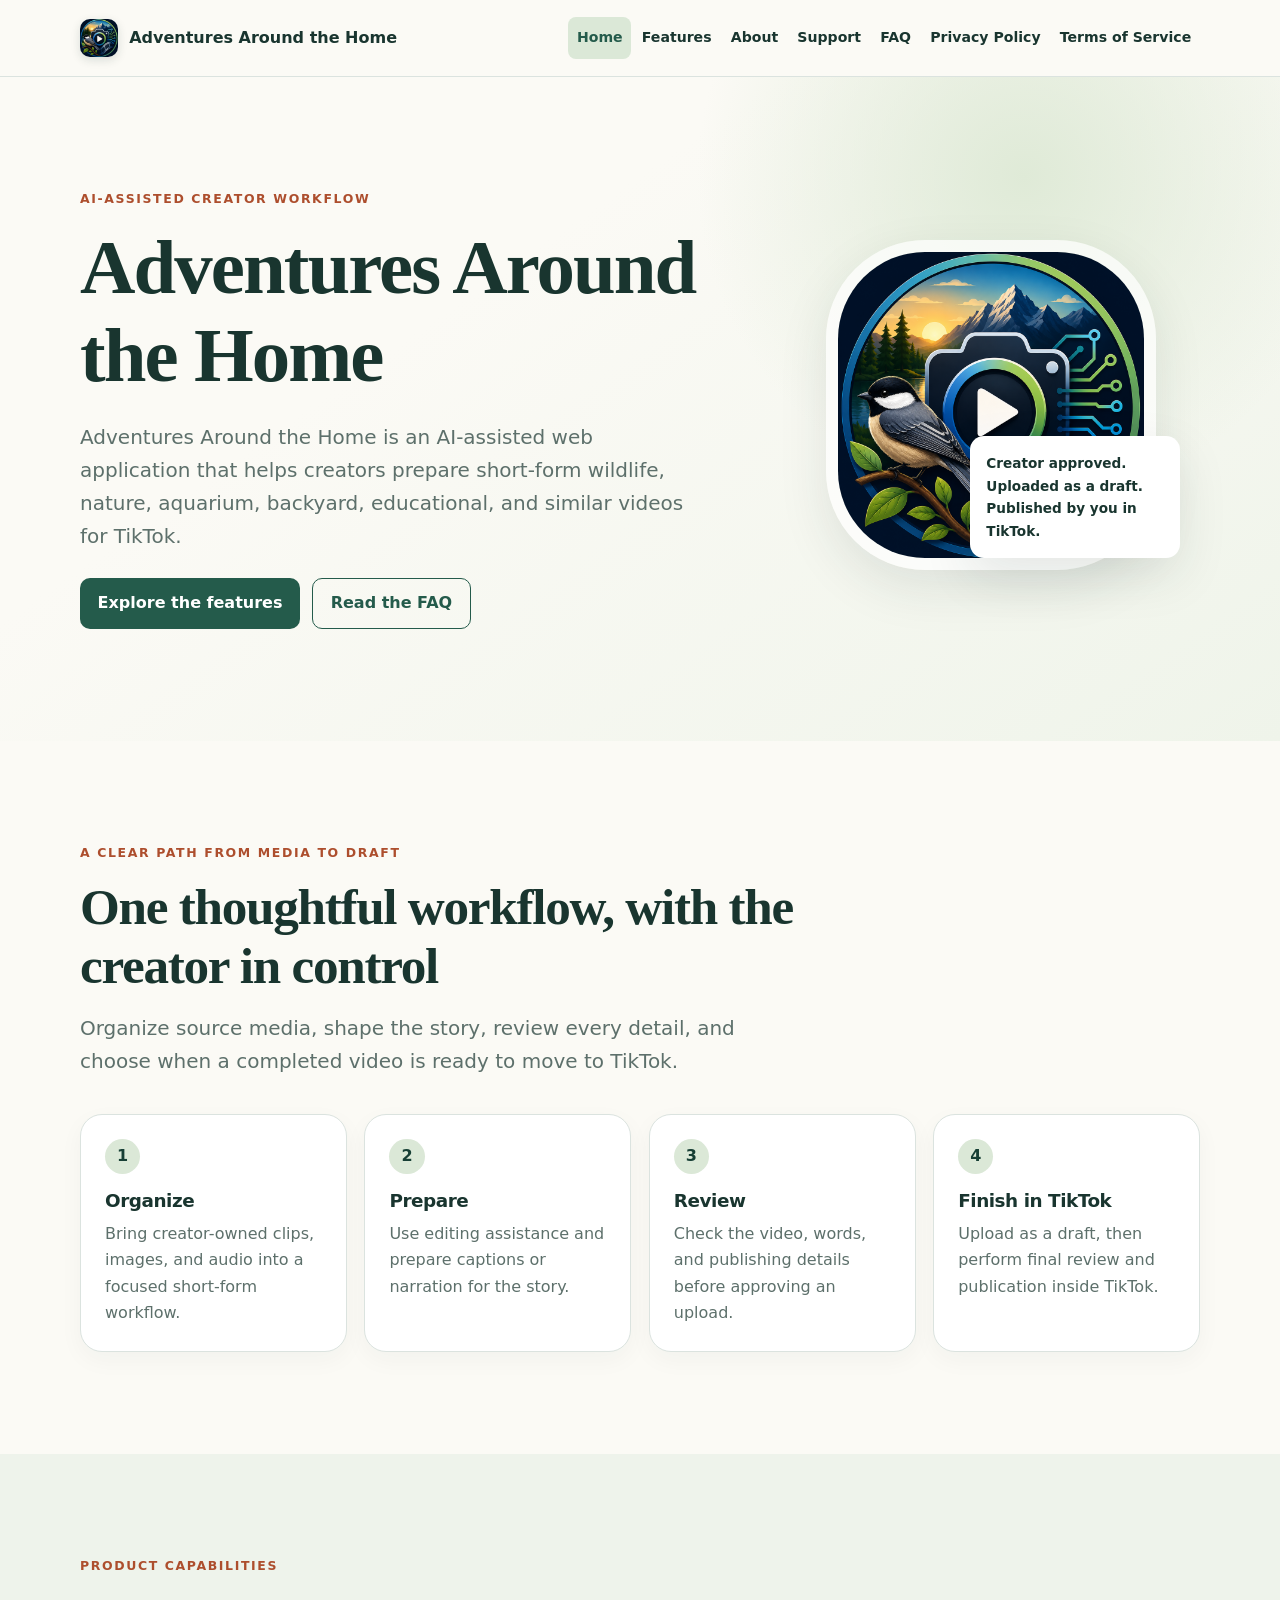
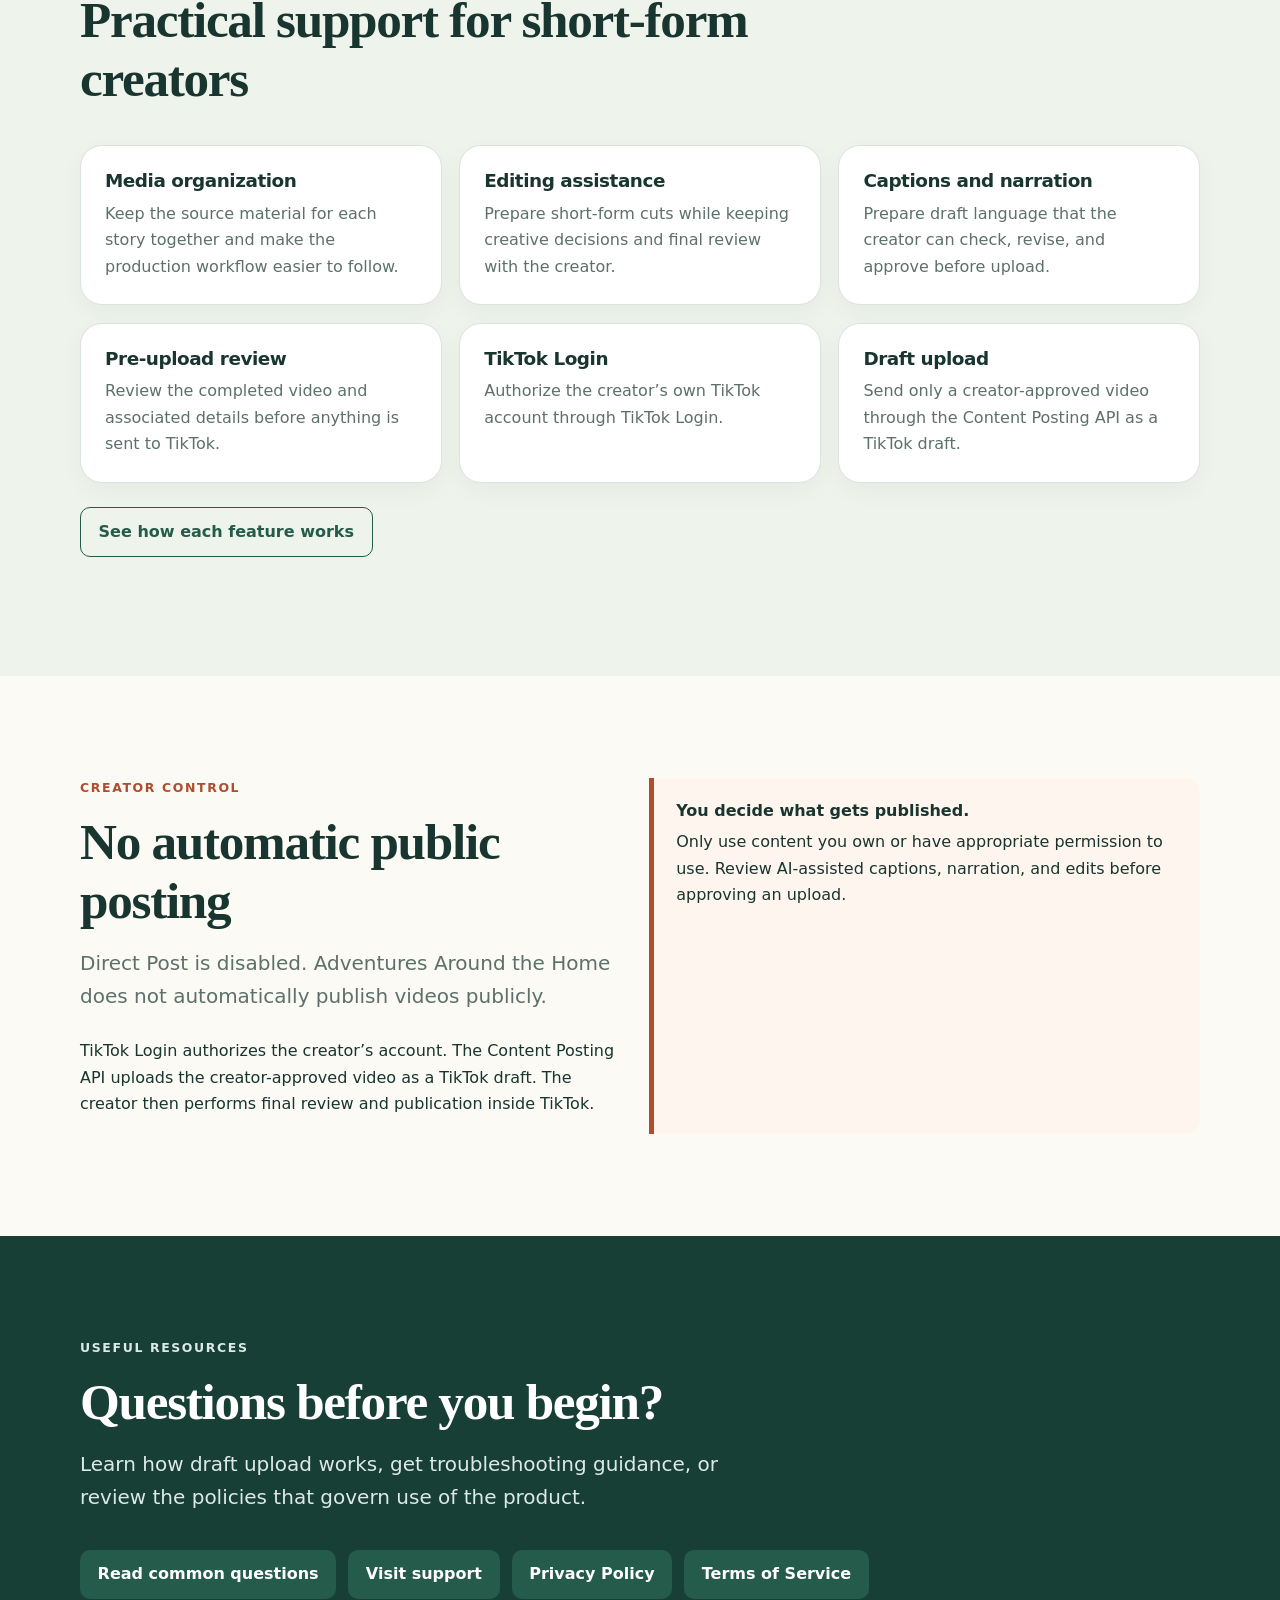
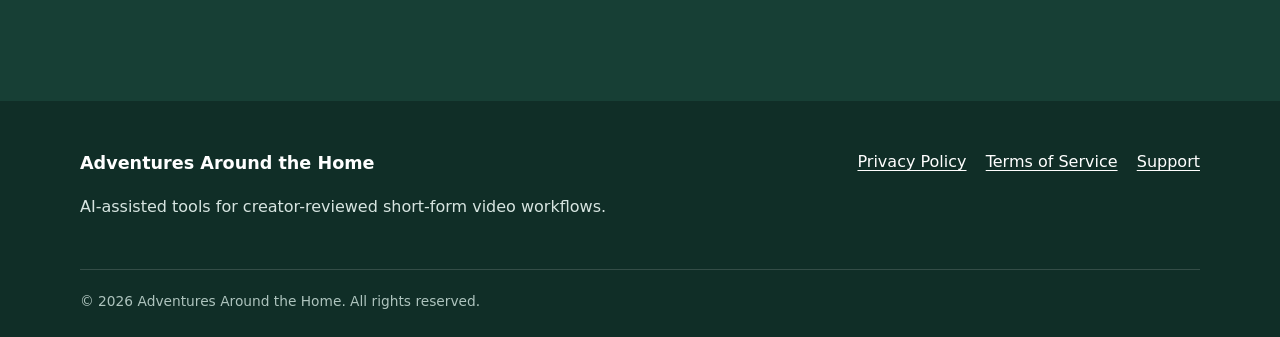
<file: index.html>
<!doctype html>
<html lang="en">
<head>
  <meta charset="utf-8">
  <meta name="viewport" content="width=device-width, initial-scale=1">
  <meta name="tiktok-domain-verification" content="oeQltm27h6Ex2jiLjGtw6YzQG9PcgpD7">
  <meta name="description" content="AI-assisted tools that help creators prepare and review short-form videos for upload to TikTok as drafts.">
  <meta property="og:title" content="Adventures Around the Home">
  <meta property="og:description" content="Prepare, review, and upload creator-approved short-form videos to TikTok as drafts.">
  <meta property="og:type" content="website">
  <meta property="og:url" content="https://sausonio.github.io/Adventures-around-the-home/">
  <meta property="og:image" content="https://sausonio.github.io/Adventures-around-the-home/assets/app-icon.png">
  <title>Adventures Around the Home</title>
  <link rel="icon" type="image/png" href="assets/app-icon.png">
  <link rel="apple-touch-icon" href="assets/app-icon.png">
  <link rel="stylesheet" href="assets/styles.css">
  <script src="assets/site.js" defer></script>
</head>
<body>
<a class="skip-link" href="#main">Skip to main content</a>
<header class="site-header"><div class="container nav-wrap">
  <a class="brand" href="index.html" aria-label="Adventures Around the Home, home"><img class="brand-mark" src="assets/app-icon.png" alt=""><span>Adventures Around the Home</span></a>
  <button class="nav-toggle" type="button" aria-expanded="false" aria-controls="site-nav">Menu</button>
  <nav class="site-nav" id="site-nav" aria-label="Primary"><a href="index.html" aria-current="page">Home</a><a href="features.html">Features</a><a href="about.html">About</a><a href="support.html">Support</a><a href="faq.html">FAQ</a><a href="privacy.html">Privacy Policy</a><a href="terms.html">Terms of Service</a></nav>
</div></header>
<main id="main">
  <section class="hero"><div class="container hero-grid">
    <div class="hero-copy"><p class="eyebrow">AI-assisted creator workflow</p><h1>Adventures Around the Home</h1><p class="lead">Adventures Around the Home is an AI-assisted web application that helps creators prepare short-form wildlife, nature, aquarium, backyard, educational, and similar videos for TikTok.</p><div class="actions"><a class="button" href="features.html">Explore the features</a><a class="button secondary" href="faq.html">Read the FAQ</a></div></div>
    <div class="hero-icon-wrap"><img class="hero-icon" src="assets/app-icon.png" alt="Adventures Around the Home app icon"><div class="hero-note">Creator approved. Uploaded as a draft. Published by you in TikTok.</div></div>
  </div></section>
  <section class="section"><div class="container"><div class="section-head"><p class="eyebrow">A clear path from media to draft</p><h2>One thoughtful workflow, with the creator in control</h2><p class="lead">Organize source media, shape the story, review every detail, and choose when a completed video is ready to move to TikTok.</p></div><div class="grid-4">
    <article class="card"><span class="number">1</span><h3>Organize</h3><p>Bring creator-owned clips, images, and audio into a focused short-form workflow.</p></article>
    <article class="card"><span class="number">2</span><h3>Prepare</h3><p>Use editing assistance and prepare captions or narration for the story.</p></article>
    <article class="card"><span class="number">3</span><h3>Review</h3><p>Check the video, words, and publishing details before approving an upload.</p></article>
    <article class="card"><span class="number">4</span><h3>Finish in TikTok</h3><p>Upload as a draft, then perform final review and publication inside TikTok.</p></article>
  </div></div></section>
  <section class="section tint"><div class="container"><div class="section-head"><p class="eyebrow">Product capabilities</p><h2>Practical support for short-form creators</h2></div><div class="grid-3">
    <article class="card"><h3>Media organization</h3><p>Keep the source material for each story together and make the production workflow easier to follow.</p></article>
    <article class="card"><h3>Editing assistance</h3><p>Prepare short-form cuts while keeping creative decisions and final review with the creator.</p></article>
    <article class="card"><h3>Captions and narration</h3><p>Prepare draft language that the creator can check, revise, and approve before upload.</p></article>
    <article class="card"><h3>Pre-upload review</h3><p>Review the completed video and associated details before anything is sent to TikTok.</p></article>
    <article class="card"><h3>TikTok Login</h3><p>Authorize the creator’s own TikTok account through TikTok Login.</p></article>
    <article class="card"><h3>Draft upload</h3><p>Send only a creator-approved video through the Content Posting API as a TikTok draft.</p></article>
  </div><p style="margin-top:1.5rem"><a class="button secondary" href="features.html">See how each feature works</a></p></div></section>
  <section class="section"><div class="container grid-2"><div><p class="eyebrow">Creator control</p><h2>No automatic public posting</h2><p class="lead">Direct Post is disabled. Adventures Around the Home does not automatically publish videos publicly.</p><p>TikTok Login authorizes the creator’s account. The Content Posting API uploads the creator-approved video as a TikTok draft. The creator then performs final review and publication inside TikTok.</p></div><div class="notice"><strong>You decide what gets published.</strong>Only use content you own or have appropriate permission to use. Review AI-assisted captions, narration, and edits before approving an upload.</div></div></section>
  <section class="section dark"><div class="container"><div class="section-head"><p class="eyebrow">Useful resources</p><h2>Questions before you begin?</h2><p class="lead">Learn how draft upload works, get troubleshooting guidance, or review the policies that govern use of the product.</p></div><div class="actions"><a class="button" href="faq.html">Read common questions</a><a class="button" href="support.html">Visit support</a><a class="button" href="privacy.html">Privacy Policy</a><a class="button" href="terms.html">Terms of Service</a></div></div></section>
</main>
<footer class="site-footer"><div class="container"><div class="footer-grid"><div><p class="footer-brand">Adventures Around the Home</p><p>AI-assisted tools for creator-reviewed short-form video workflows.</p></div><nav class="footer-links" aria-label="Footer"><a href="privacy.html">Privacy Policy</a><a href="terms.html">Terms of Service</a><a href="support.html">Support</a></nav></div><p class="copyright">© 2026 Adventures Around the Home. All rights reserved.</p></div></footer>
</body></html>
</file>
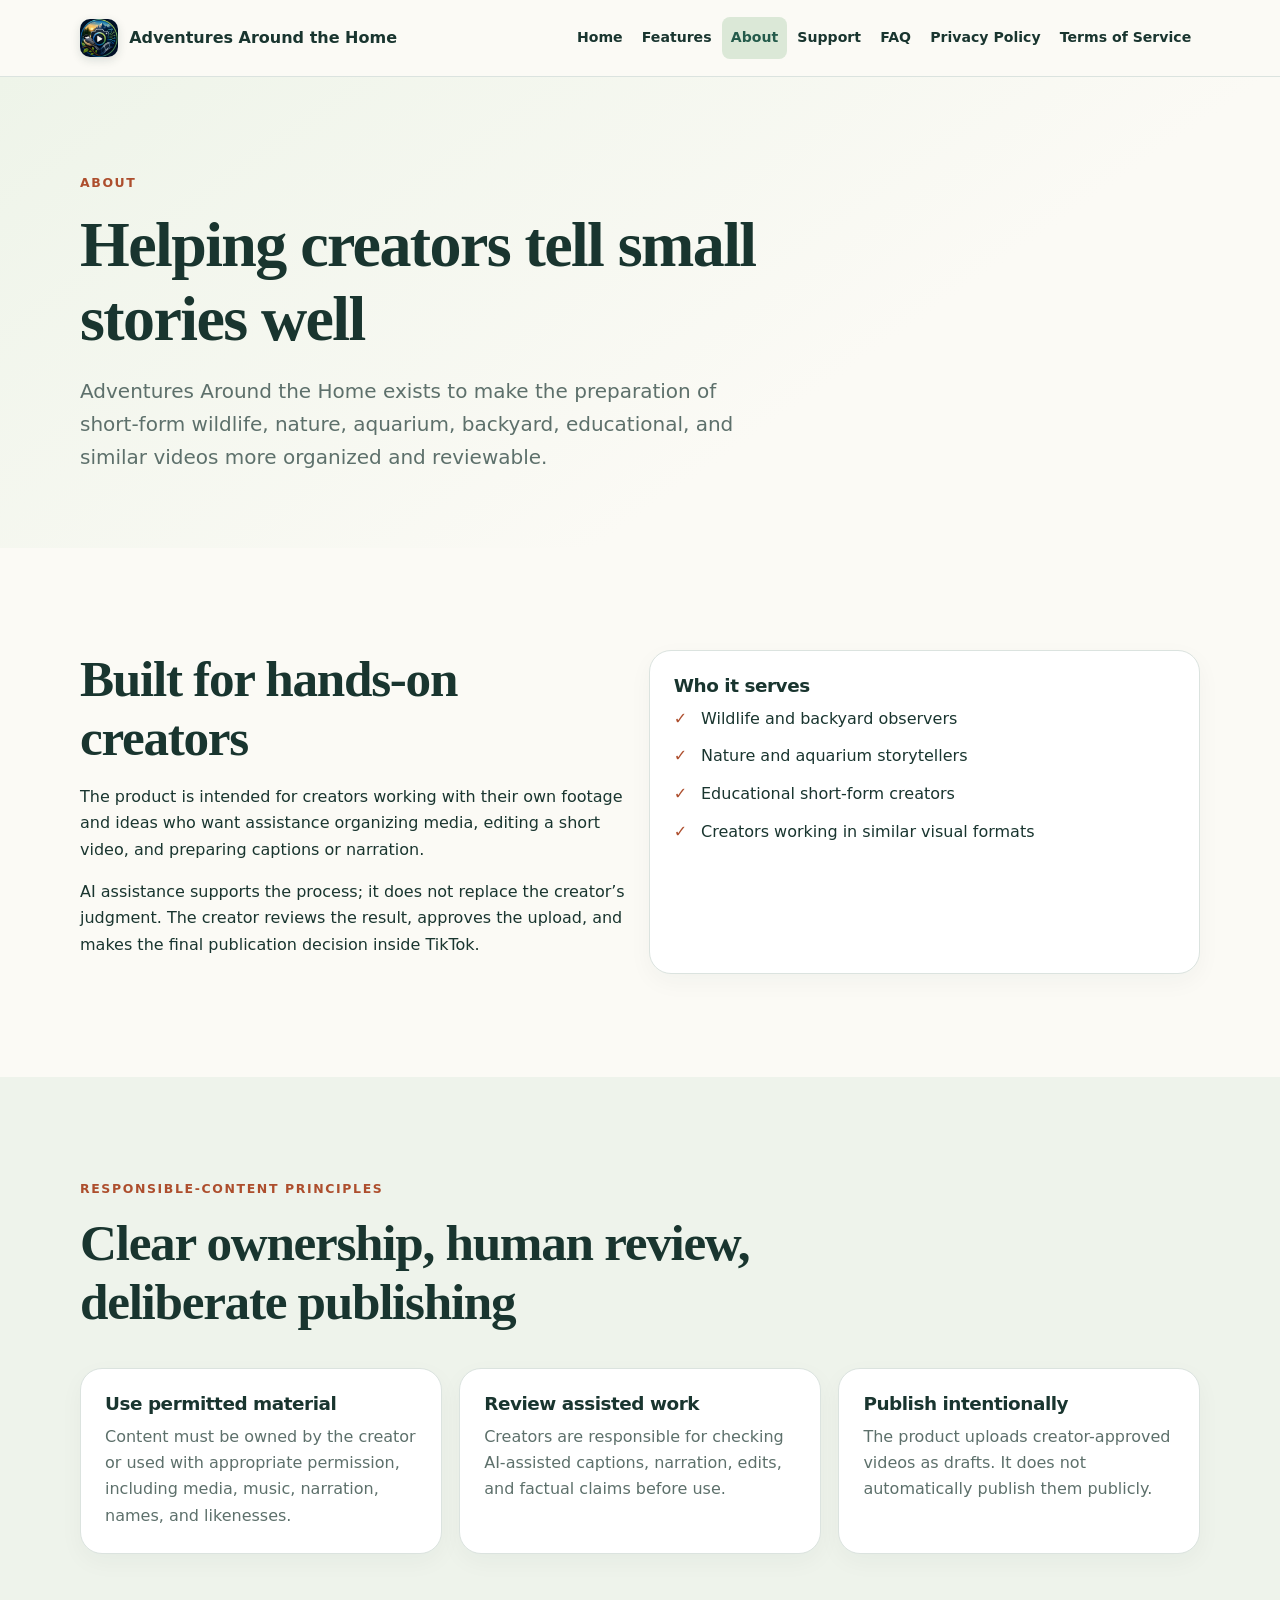
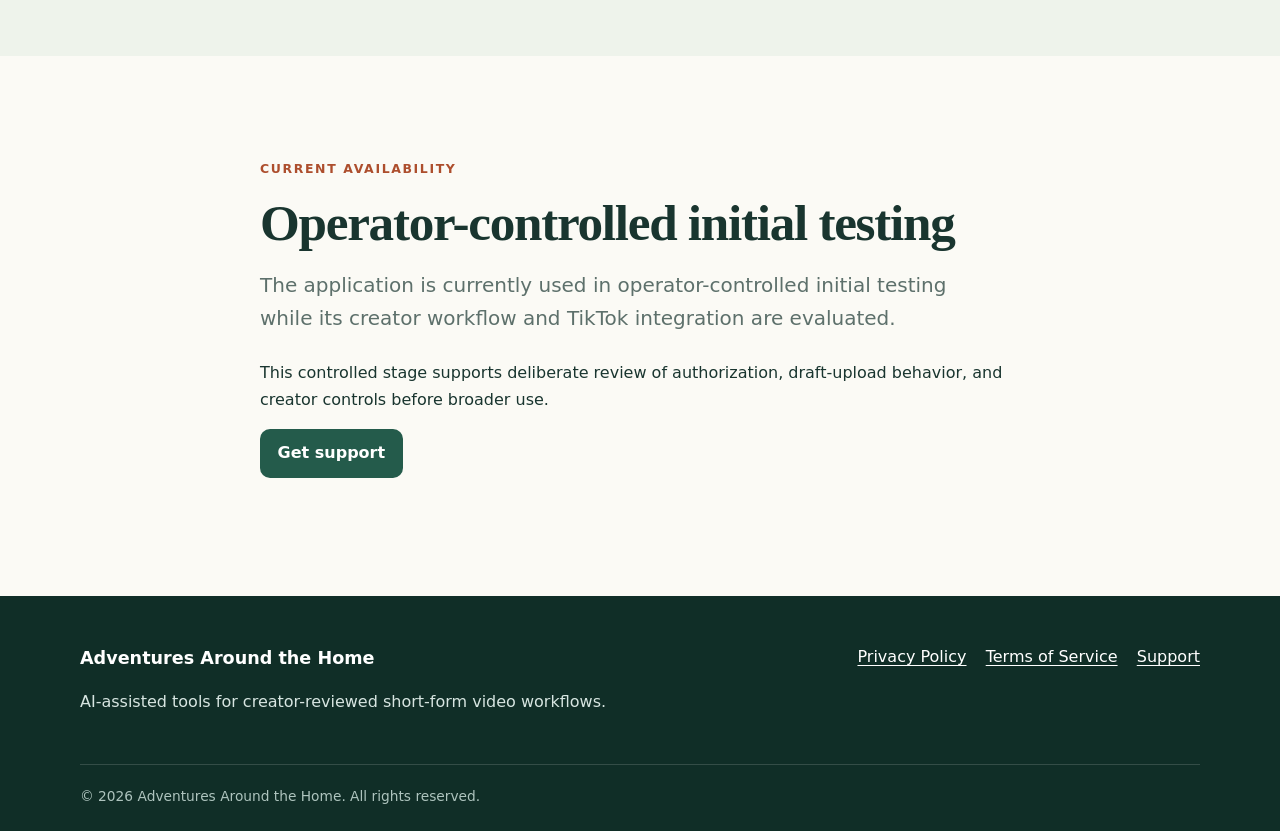
<file: about.html>
<!doctype html><html lang="en"><head><meta charset="utf-8"><meta name="viewport" content="width=device-width, initial-scale=1"><meta name="description" content="About the purpose and responsible-content principles of Adventures Around the Home."><meta property="og:title" content="Adventures Around the Home"><meta property="og:description" content="A creator-led product for preparing short-form nature and educational stories."><meta property="og:type" content="website"><meta property="og:image" content="https://sausonio.github.io/Adventures-around-the-home/assets/app-icon.png"><title>Adventures Around the Home</title><link rel="icon" type="image/png" href="assets/app-icon.png"><link rel="apple-touch-icon" href="assets/app-icon.png"><link rel="stylesheet" href="assets/styles.css"><script src="assets/site.js" defer></script></head><body>
<a class="skip-link" href="#main">Skip to main content</a><header class="site-header"><div class="container nav-wrap"><a class="brand" href="index.html"><img class="brand-mark" src="assets/app-icon.png" alt=""><span>Adventures Around the Home</span></a><button class="nav-toggle" type="button" aria-expanded="false" aria-controls="site-nav">Menu</button><nav class="site-nav" id="site-nav" aria-label="Primary"><a href="index.html">Home</a><a href="features.html">Features</a><a href="about.html" aria-current="page">About</a><a href="support.html">Support</a><a href="faq.html">FAQ</a><a href="privacy.html">Privacy Policy</a><a href="terms.html">Terms of Service</a></nav></div></header>
<main id="main"><section class="page-hero"><div class="container"><p class="eyebrow">About</p><h1>Helping creators tell small stories well</h1><p class="lead">Adventures Around the Home exists to make the preparation of short-form wildlife, nature, aquarium, backyard, educational, and similar videos more organized and reviewable.</p></div></section>
<section class="section"><div class="container grid-2"><div><h2>Built for hands-on creators</h2><p>The product is intended for creators working with their own footage and ideas who want assistance organizing media, editing a short video, and preparing captions or narration.</p><p>AI assistance supports the process; it does not replace the creator’s judgment. The creator reviews the result, approves the upload, and makes the final publication decision inside TikTok.</p></div><div class="card"><h3>Who it serves</h3><ul class="check-list"><li>Wildlife and backyard observers</li><li>Nature and aquarium storytellers</li><li>Educational short-form creators</li><li>Creators working in similar visual formats</li></ul></div></div></section>
<section class="section tint"><div class="container"><div class="section-head"><p class="eyebrow">Responsible-content principles</p><h2>Clear ownership, human review, deliberate publishing</h2></div><div class="grid-3"><article class="card"><h3>Use permitted material</h3><p>Content must be owned by the creator or used with appropriate permission, including media, music, narration, names, and likenesses.</p></article><article class="card"><h3>Review assisted work</h3><p>Creators are responsible for checking AI-assisted captions, narration, edits, and factual claims before use.</p></article><article class="card"><h3>Publish intentionally</h3><p>The product uploads creator-approved videos as drafts. It does not automatically publish them publicly.</p></article></div></div></section>
<section class="section"><div class="narrow"><p class="eyebrow">Current availability</p><h2>Operator-controlled initial testing</h2><p class="lead">The application is currently used in operator-controlled initial testing while its creator workflow and TikTok integration are evaluated.</p><p>This controlled stage supports deliberate review of authorization, draft-upload behavior, and creator controls before broader use.</p><p><a class="button" href="support.html">Get support</a></p></div></section></main>
<footer class="site-footer"><div class="container"><div class="footer-grid"><div><p class="footer-brand">Adventures Around the Home</p><p>AI-assisted tools for creator-reviewed short-form video workflows.</p></div><nav class="footer-links" aria-label="Footer"><a href="privacy.html">Privacy Policy</a><a href="terms.html">Terms of Service</a><a href="support.html">Support</a></nav></div><p class="copyright">© 2026 Adventures Around the Home. All rights reserved.</p></div></footer></body></html>
</file>
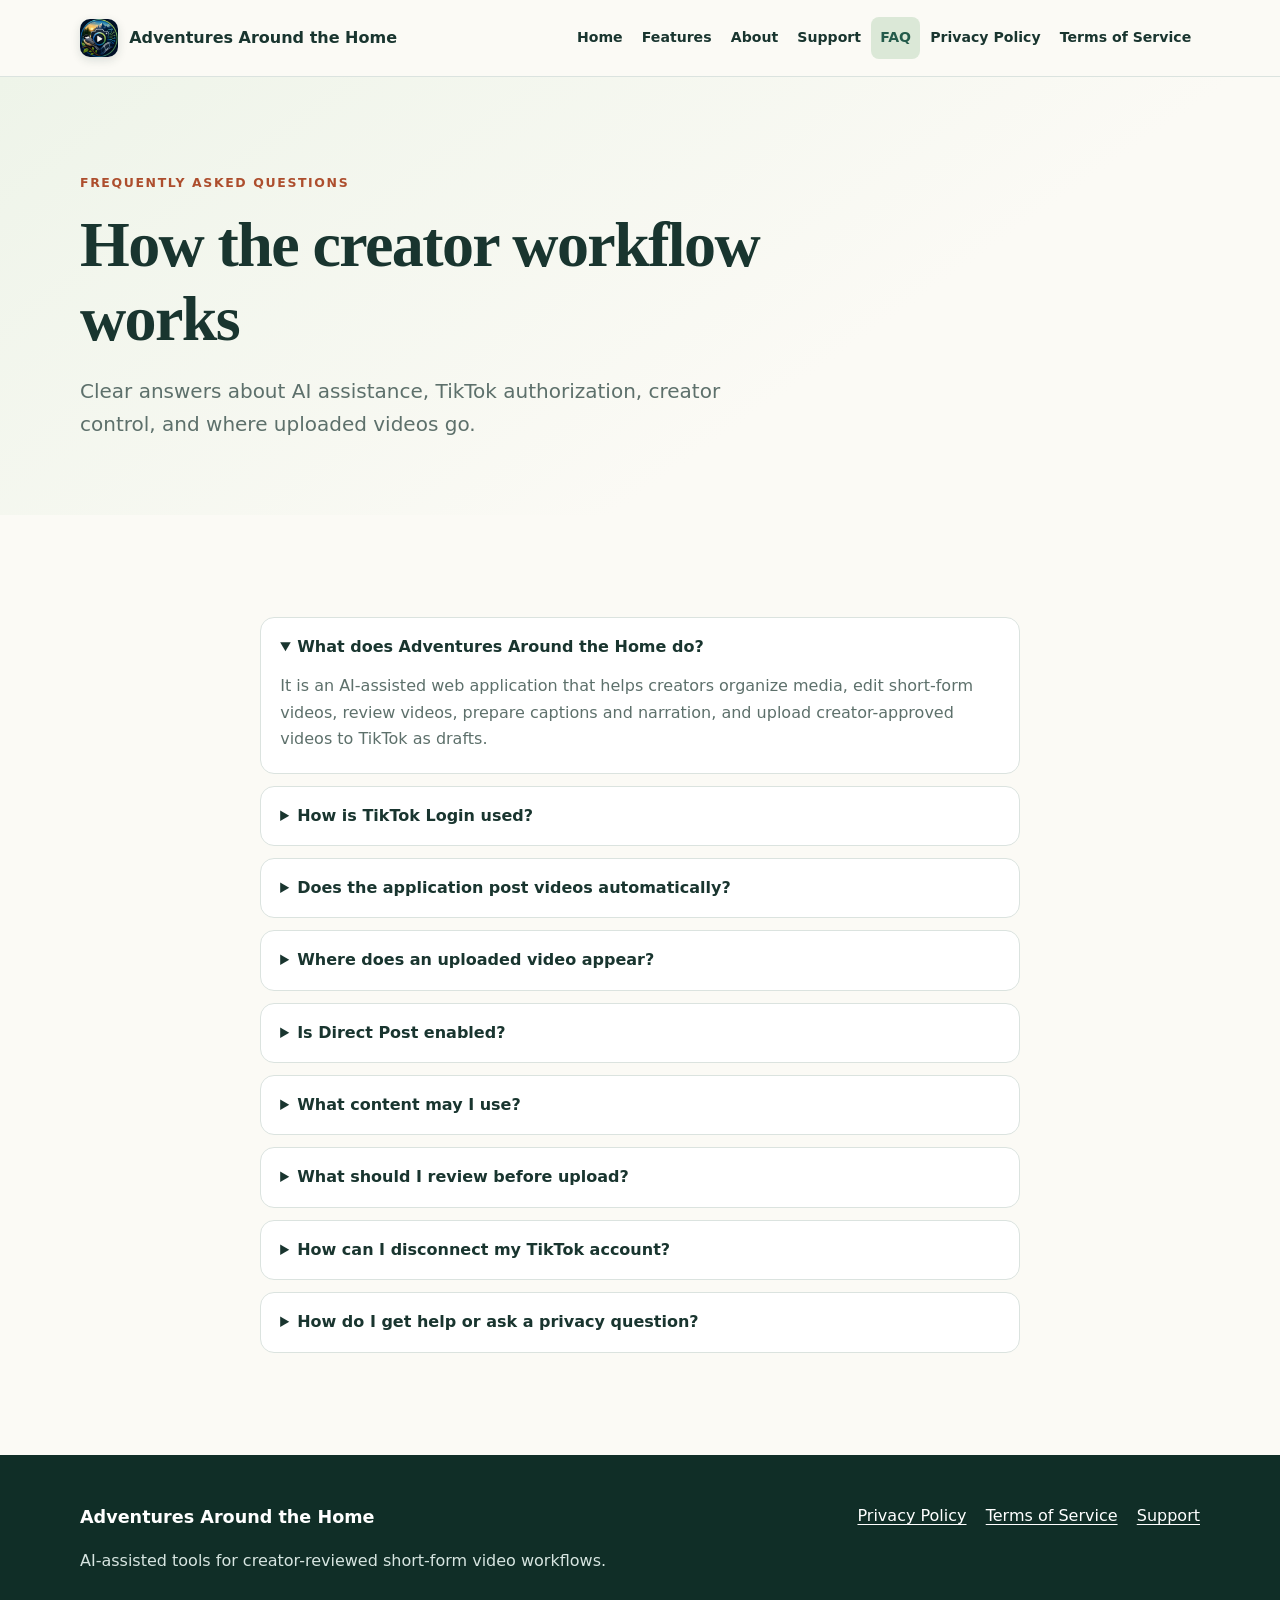
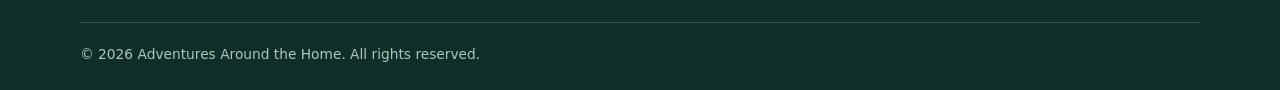
<file: faq.html>
<!doctype html><html lang="en"><head><meta charset="utf-8"><meta name="viewport" content="width=device-width, initial-scale=1"><meta name="description" content="Answers about TikTok Login, creator review, and draft uploads."><meta property="og:title" content="Adventures Around the Home"><meta property="og:description" content="Answers about the creator workflow and TikTok draft uploads."><meta property="og:type" content="website"><meta property="og:image" content="https://sausonio.github.io/Adventures-around-the-home/assets/app-icon.png"><title>Adventures Around the Home</title><link rel="icon" type="image/png" href="assets/app-icon.png"><link rel="apple-touch-icon" href="assets/app-icon.png"><link rel="stylesheet" href="assets/styles.css"><script src="assets/site.js" defer></script></head><body>
<a class="skip-link" href="#main">Skip to main content</a><header class="site-header"><div class="container nav-wrap"><a class="brand" href="index.html"><img class="brand-mark" src="assets/app-icon.png" alt=""><span>Adventures Around the Home</span></a><button class="nav-toggle" type="button" aria-expanded="false" aria-controls="site-nav">Menu</button><nav class="site-nav" id="site-nav" aria-label="Primary"><a href="index.html">Home</a><a href="features.html">Features</a><a href="about.html">About</a><a href="support.html">Support</a><a href="faq.html" aria-current="page">FAQ</a><a href="privacy.html">Privacy Policy</a><a href="terms.html">Terms of Service</a></nav></div></header>
<main id="main"><section class="page-hero"><div class="container"><p class="eyebrow">Frequently asked questions</p><h1>How the creator workflow works</h1><p class="lead">Clear answers about AI assistance, TikTok authorization, creator control, and where uploaded videos go.</p></div></section>
<section class="section"><div class="narrow">
<details open><summary>What does Adventures Around the Home do?</summary><p>It is an AI-assisted web application that helps creators organize media, edit short-form videos, review videos, prepare captions and narration, and upload creator-approved videos to TikTok as drafts.</p></details>
<details><summary>How is TikTok Login used?</summary><p>TikTok Login authorizes the creator’s TikTok account so the application can perform the creator-requested draft-upload workflow. The creator chooses whether to authorize the account.</p></details>
<details><summary>Does the application post videos automatically?</summary><p>No. Adventures Around the Home does not automatically publish videos publicly. A creator reviews and approves a video before it is uploaded, then completes final review and publication inside TikTok.</p></details>
<details><summary>Where does an uploaded video appear?</summary><p>The Content Posting API uploads the creator-approved video to the authorized TikTok account as a draft. Open TikTok to review the draft and decide whether to publish it.</p></details>
<details><summary>Is Direct Post enabled?</summary><p>No. Direct Post is disabled. The product uses draft upload, not automatic public posting.</p></details>
<details><summary>What content may I use?</summary><p>You must own the content or have all appropriate permissions needed to use it. This includes video, images, audio, music, narration, names, likenesses, and other submitted material.</p></details>
<details><summary>What should I review before upload?</summary><p>Review the video, captions, narration, facts, account destination, and upload details. AI-assisted material may contain errors, and the creator is responsible for deciding whether the result is ready.</p></details>
<details><summary>How can I disconnect my TikTok account?</summary><p>You may revoke the application’s authorization through TikTok. After access is revoked, a new TikTok authorization will be needed for future draft uploads. See the <a href="privacy.html">Privacy Policy</a> for information about your choices.</p></details>
<details><summary>How do I get help or ask a privacy question?</summary><p>Visit <a href="support.html">Support</a> for troubleshooting and contact instructions. You can also review the <a href="privacy.html">Privacy Policy</a> and <a href="terms.html">Terms of Service</a>.</p></details>
</div></section></main>
<footer class="site-footer"><div class="container"><div class="footer-grid"><div><p class="footer-brand">Adventures Around the Home</p><p>AI-assisted tools for creator-reviewed short-form video workflows.</p></div><nav class="footer-links" aria-label="Footer"><a href="privacy.html">Privacy Policy</a><a href="terms.html">Terms of Service</a><a href="support.html">Support</a></nav></div><p class="copyright">© 2026 Adventures Around the Home. All rights reserved.</p></div></footer></body></html>
</file>
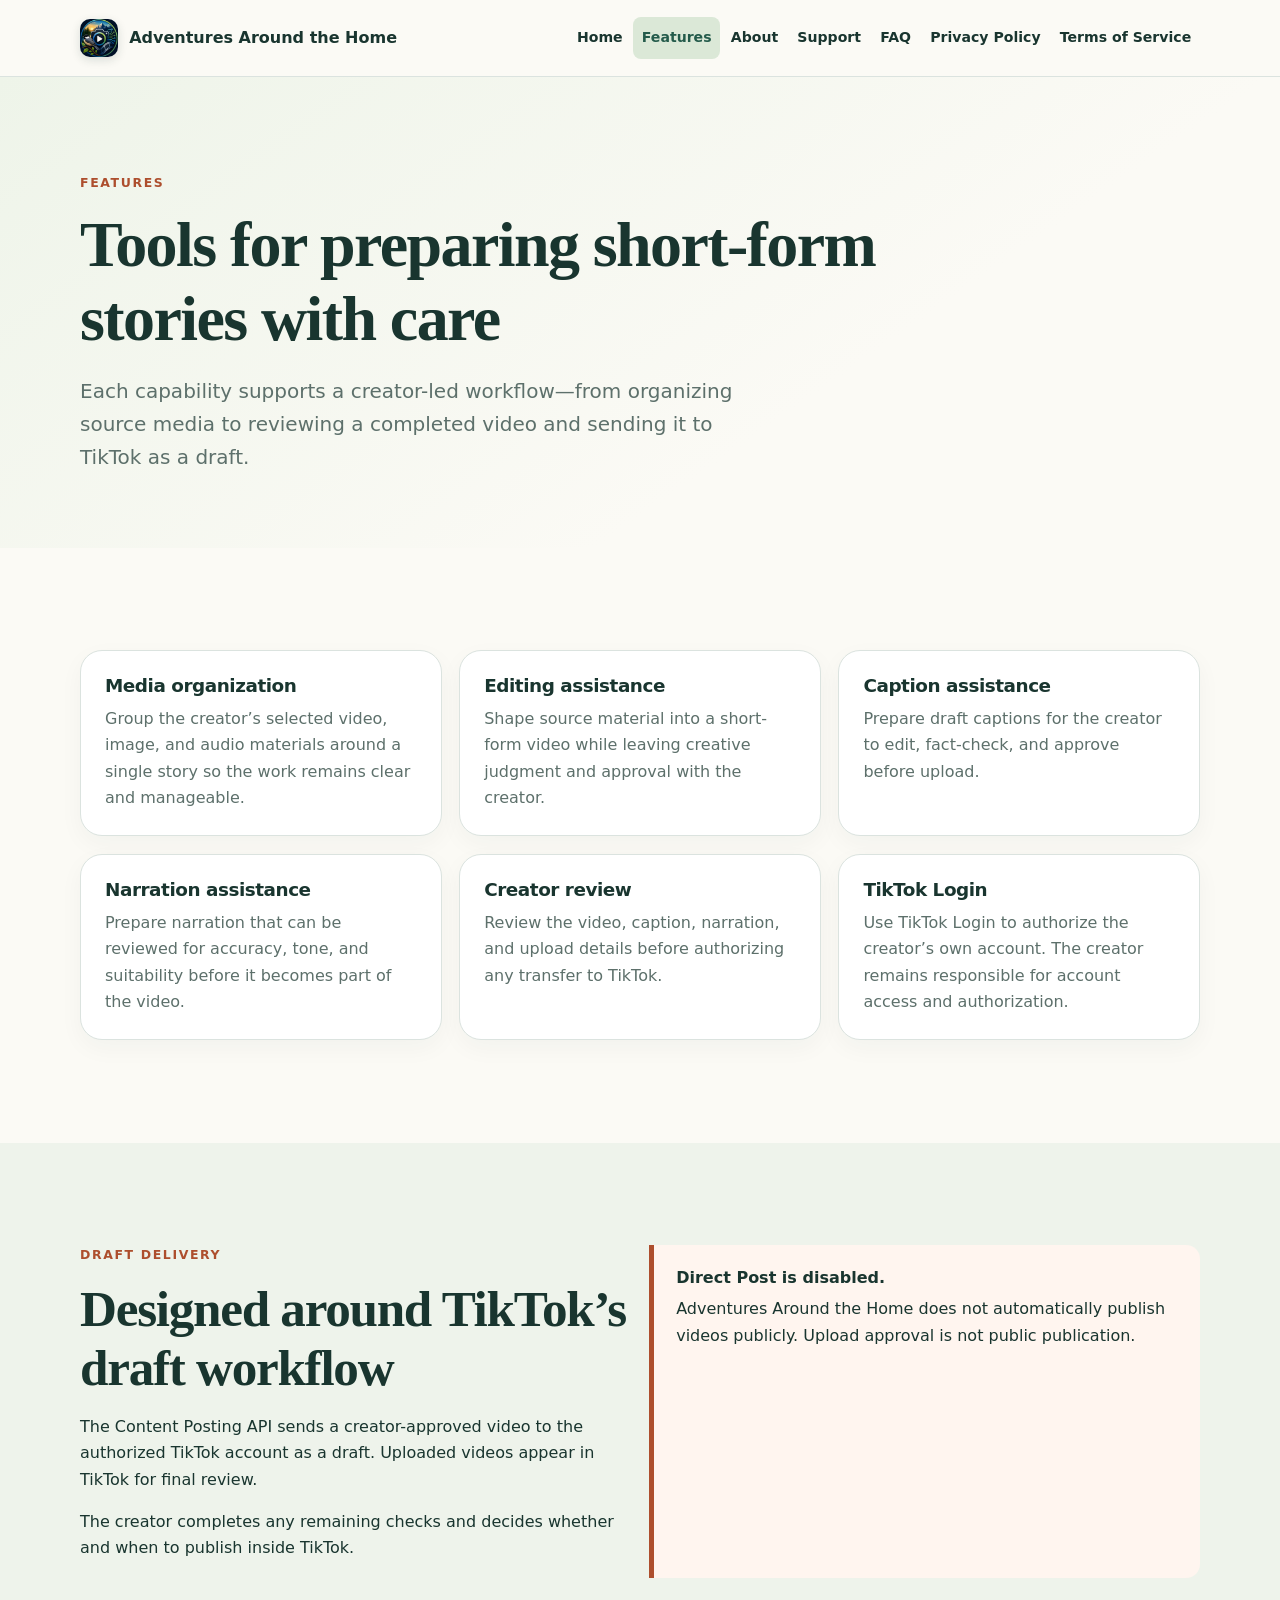
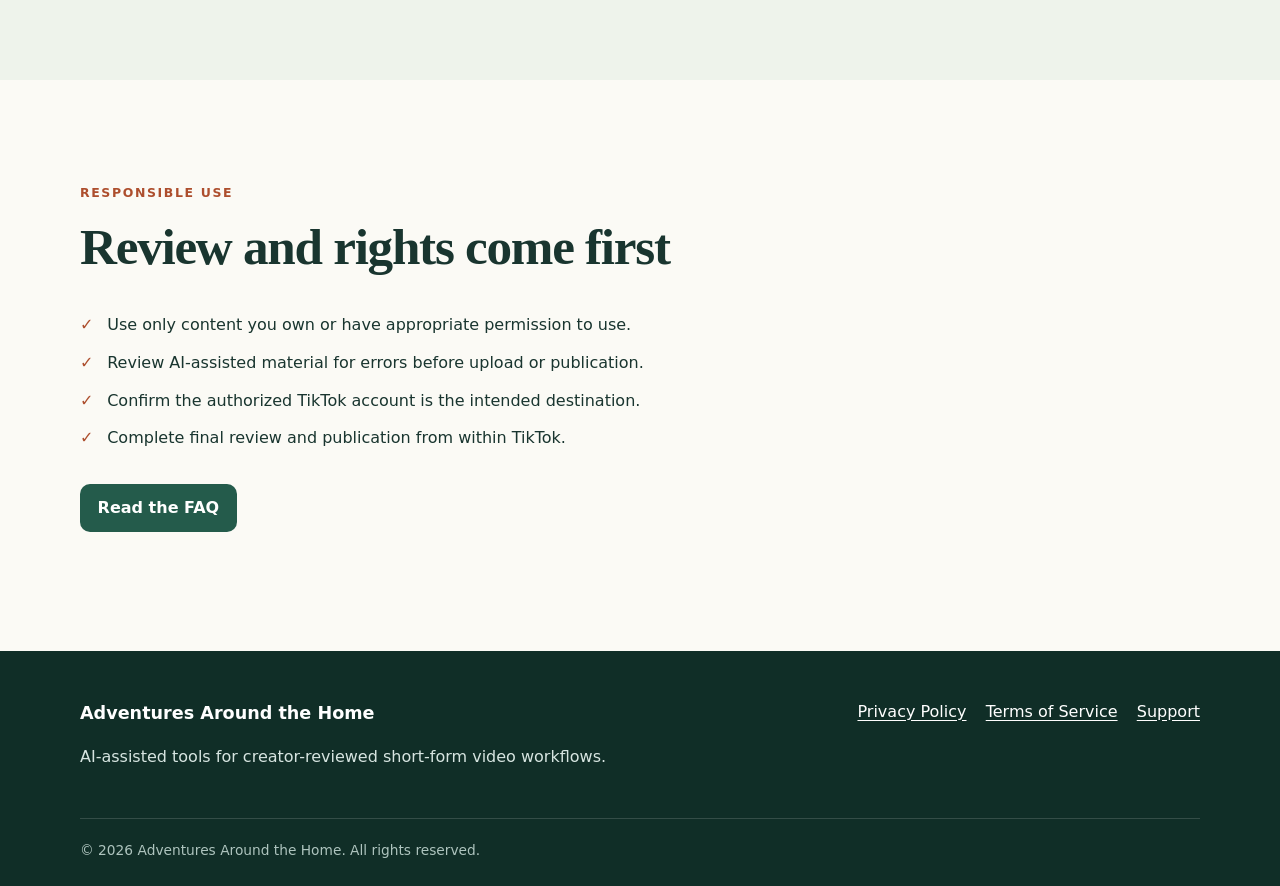
<file: features.html>
<!doctype html><html lang="en"><head><meta charset="utf-8"><meta name="viewport" content="width=device-width, initial-scale=1"><meta name="description" content="Features for preparing creator-reviewed short-form video drafts."><meta property="og:title" content="Adventures Around the Home"><meta property="og:description" content="Explore media, editing, review, and TikTok draft-upload features."><meta property="og:type" content="website"><meta property="og:image" content="https://sausonio.github.io/Adventures-around-the-home/assets/app-icon.png"><title>Adventures Around the Home</title><link rel="icon" type="image/png" href="assets/app-icon.png"><link rel="apple-touch-icon" href="assets/app-icon.png"><link rel="stylesheet" href="assets/styles.css"><script src="assets/site.js" defer></script></head><body>
<a class="skip-link" href="#main">Skip to main content</a><header class="site-header"><div class="container nav-wrap"><a class="brand" href="index.html"><img class="brand-mark" src="assets/app-icon.png" alt=""><span>Adventures Around the Home</span></a><button class="nav-toggle" type="button" aria-expanded="false" aria-controls="site-nav">Menu</button><nav class="site-nav" id="site-nav" aria-label="Primary"><a href="index.html">Home</a><a href="features.html" aria-current="page">Features</a><a href="about.html">About</a><a href="support.html">Support</a><a href="faq.html">FAQ</a><a href="privacy.html">Privacy Policy</a><a href="terms.html">Terms of Service</a></nav></div></header>
<main id="main"><section class="page-hero"><div class="container"><p class="eyebrow">Features</p><h1>Tools for preparing short-form stories with care</h1><p class="lead">Each capability supports a creator-led workflow—from organizing source media to reviewing a completed video and sending it to TikTok as a draft.</p></div></section>
<section class="section"><div class="container grid-3"><article class="card"><h3>Media organization</h3><p>Group the creator’s selected video, image, and audio materials around a single story so the work remains clear and manageable.</p></article><article class="card"><h3>Editing assistance</h3><p>Shape source material into a short-form video while leaving creative judgment and approval with the creator.</p></article><article class="card"><h3>Caption assistance</h3><p>Prepare draft captions for the creator to edit, fact-check, and approve before upload.</p></article><article class="card"><h3>Narration assistance</h3><p>Prepare narration that can be reviewed for accuracy, tone, and suitability before it becomes part of the video.</p></article><article class="card"><h3>Creator review</h3><p>Review the video, caption, narration, and upload details before authorizing any transfer to TikTok.</p></article><article class="card"><h3>TikTok Login</h3><p>Use TikTok Login to authorize the creator’s own account. The creator remains responsible for account access and authorization.</p></article></div></section>
<section class="section tint"><div class="container grid-2"><div><p class="eyebrow">Draft delivery</p><h2>Designed around TikTok’s draft workflow</h2><p>The Content Posting API sends a creator-approved video to the authorized TikTok account as a draft. Uploaded videos appear in TikTok for final review.</p><p>The creator completes any remaining checks and decides whether and when to publish inside TikTok.</p></div><div class="notice"><strong>Direct Post is disabled.</strong>Adventures Around the Home does not automatically publish videos publicly. Upload approval is not public publication.</div></div></section>
<section class="section"><div class="container"><div class="section-head"><p class="eyebrow">Responsible use</p><h2>Review and rights come first</h2></div><ul class="check-list"><li>Use only content you own or have appropriate permission to use.</li><li>Review AI-assisted material for errors before upload or publication.</li><li>Confirm the authorized TikTok account is the intended destination.</li><li>Complete final review and publication from within TikTok.</li></ul><p style="margin-top:2rem"><a class="button" href="faq.html">Read the FAQ</a></p></div></section></main>
<footer class="site-footer"><div class="container"><div class="footer-grid"><div><p class="footer-brand">Adventures Around the Home</p><p>AI-assisted tools for creator-reviewed short-form video workflows.</p></div><nav class="footer-links" aria-label="Footer"><a href="privacy.html">Privacy Policy</a><a href="terms.html">Terms of Service</a><a href="support.html">Support</a></nav></div><p class="copyright">© 2026 Adventures Around the Home. All rights reserved.</p></div></footer></body></html>
</file>
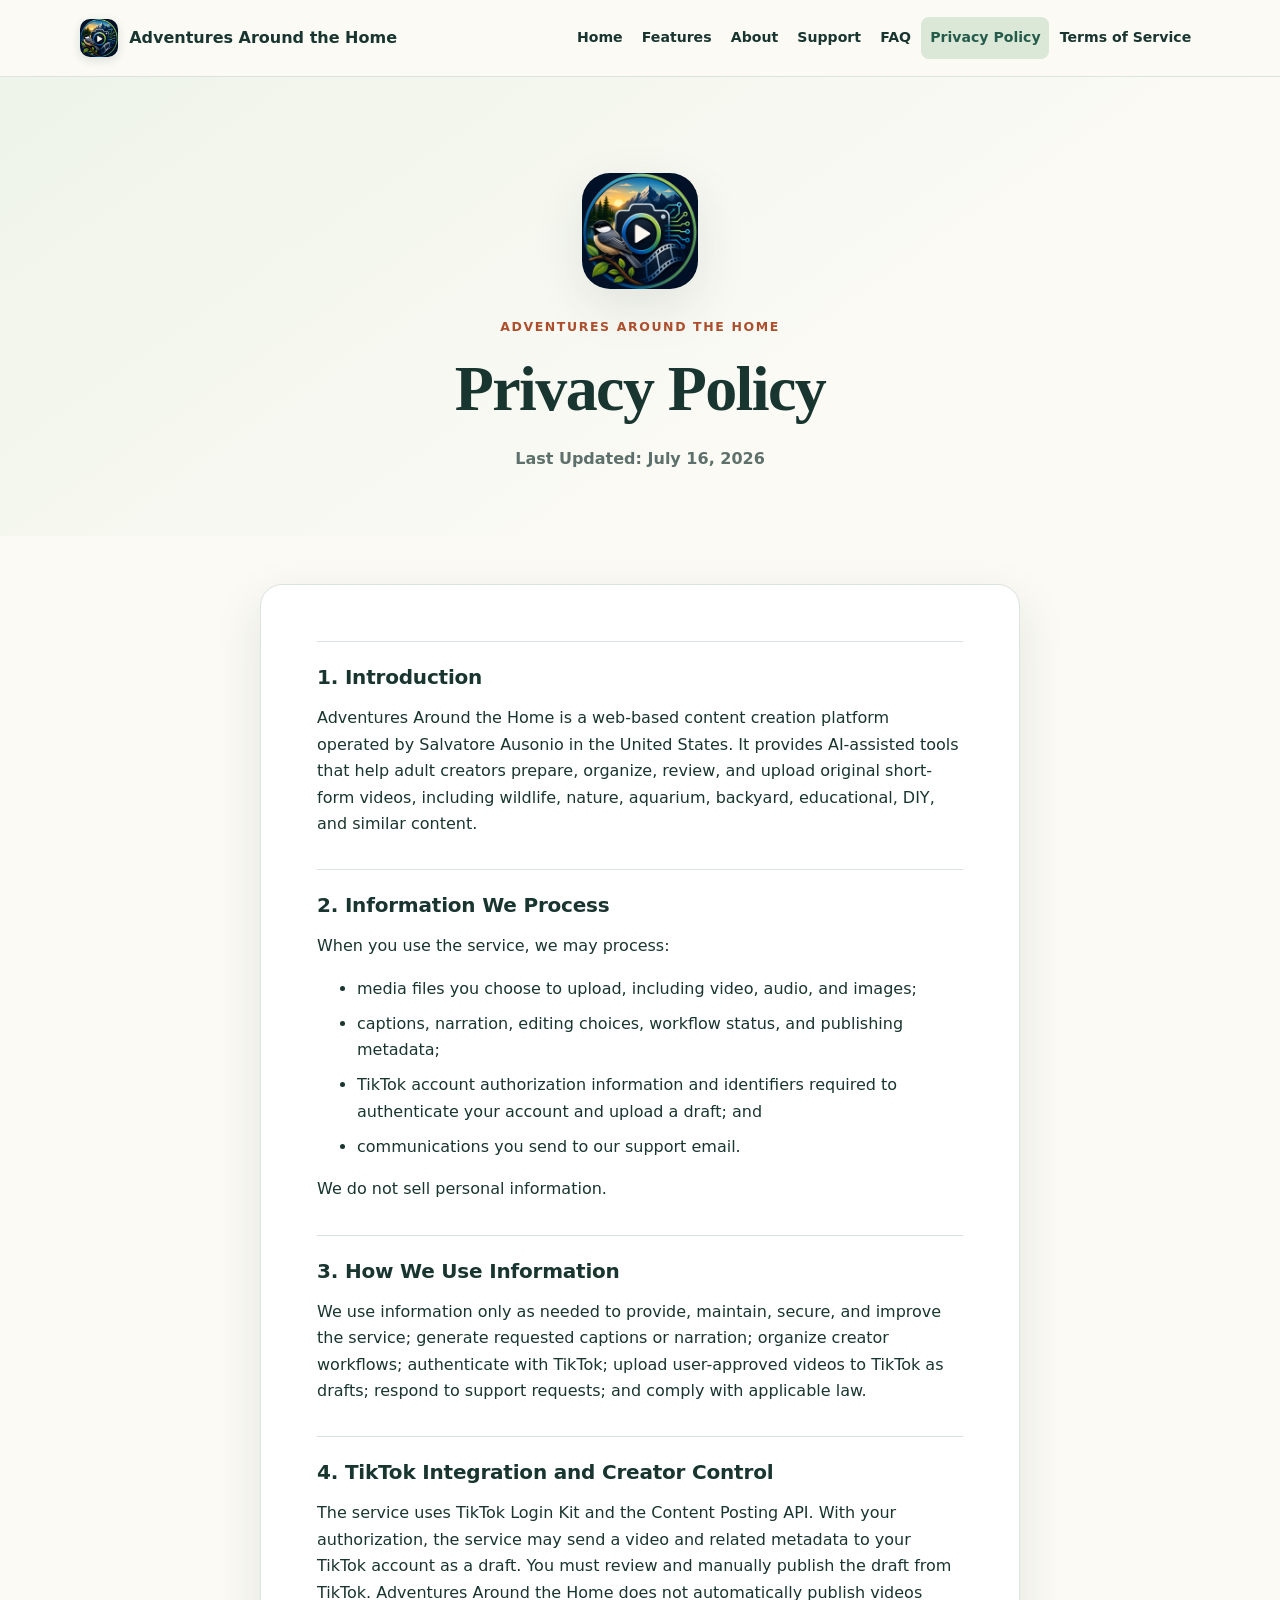
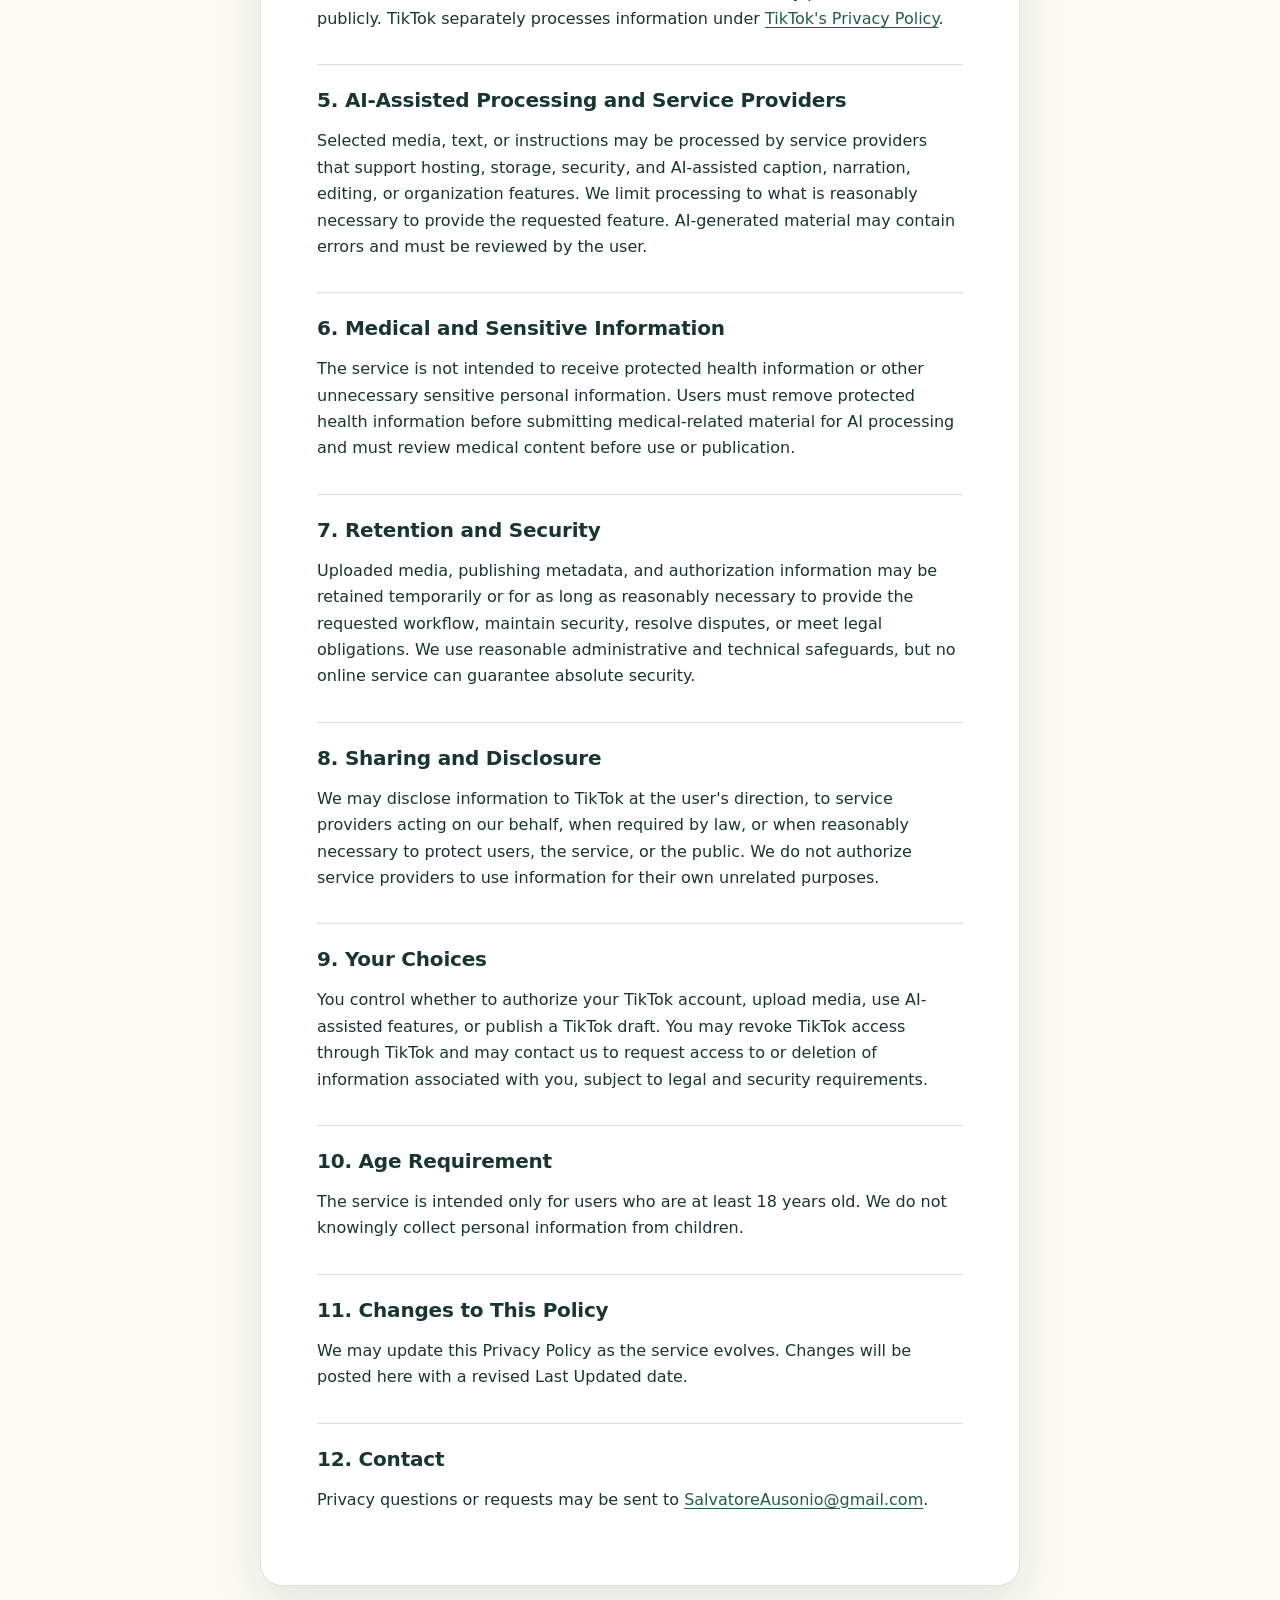
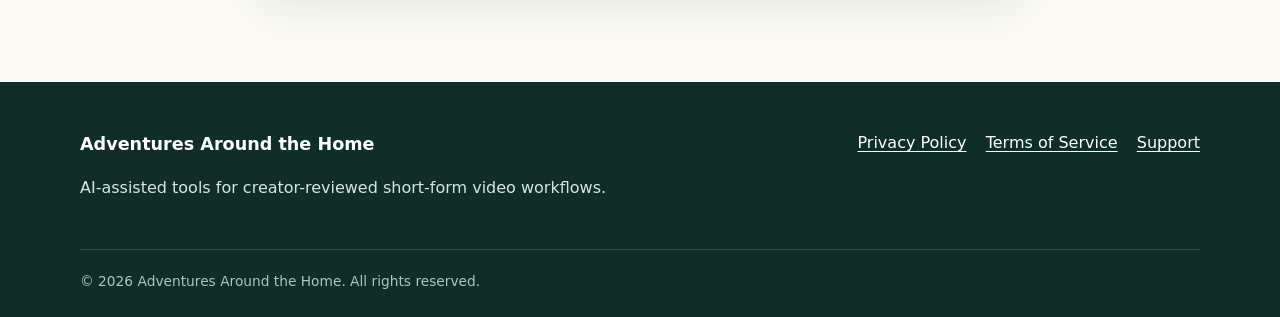
<file: privacy.html>
<!doctype html><html lang="en"><head><meta charset="utf-8"><meta name="viewport" content="width=device-width, initial-scale=1"><meta name="description" content="Privacy Policy for Adventures Around the Home."><meta property="og:title" content="Adventures Around the Home"><meta property="og:description" content="Privacy Policy for Adventures Around the Home."><meta property="og:type" content="website"><meta property="og:url" content="https://sausonio.github.io/Adventures-around-the-home/privacy.html"><meta property="og:image" content="https://sausonio.github.io/Adventures-around-the-home/assets/app-icon.png"><title>Adventures Around the Home</title><link rel="icon" type="image/png" href="assets/app-icon.png"><link rel="apple-touch-icon" href="assets/app-icon.png"><link rel="stylesheet" href="assets/styles.css"><script src="assets/site.js" defer></script></head><body>
<a class="skip-link" href="#main">Skip to main content</a><header class="site-header"><div class="container nav-wrap"><a class="brand" href="index.html"><img class="brand-mark" src="assets/app-icon.png" alt=""><span>Adventures Around the Home</span></a><button class="nav-toggle" type="button" aria-expanded="false" aria-controls="site-nav">Menu</button><nav class="site-nav" id="site-nav" aria-label="Primary"><a href="index.html">Home</a><a href="features.html">Features</a><a href="about.html">About</a><a href="support.html">Support</a><a href="faq.html">FAQ</a><a href="privacy.html" aria-current="page">Privacy Policy</a><a href="terms.html">Terms of Service</a></nav></div></header>
<main id="main"><section class="page-hero legal-hero"><div class="narrow"><img class="legal-icon" src="assets/app-icon.png" alt="Adventures Around the Home app icon"><p class="eyebrow">Adventures Around the Home</p><h1>Privacy Policy</h1><p class="meta">Last Updated: July 16, 2026</p></div></section>
<section class="legal"><div class="narrow"><article>
<h2>1. Introduction</h2><p>Adventures Around the Home is a web-based content creation platform operated by Salvatore Ausonio in the United States. It provides AI-assisted tools that help adult creators prepare, organize, review, and upload original short-form videos, including wildlife, nature, aquarium, backyard, educational, DIY, and similar content.</p>
<h2>2. Information We Process</h2><p>When you use the service, we may process:</p><ul><li>media files you choose to upload, including video, audio, and images;</li><li>captions, narration, editing choices, workflow status, and publishing metadata;</li><li>TikTok account authorization information and identifiers required to authenticate your account and upload a draft; and</li><li>communications you send to our support email.</li></ul><p>We do not sell personal information.</p>
<h2>3. How We Use Information</h2><p>We use information only as needed to provide, maintain, secure, and improve the service; generate requested captions or narration; organize creator workflows; authenticate with TikTok; upload user-approved videos to TikTok as drafts; respond to support requests; and comply with applicable law.</p>
<h2>4. TikTok Integration and Creator Control</h2><p>The service uses TikTok Login Kit and the Content Posting API. With your authorization, the service may send a video and related metadata to your TikTok account as a draft. You must review and manually publish the draft from TikTok. Adventures Around the Home does not automatically publish videos publicly. TikTok separately processes information under <a href="https://www.tiktok.com/legal/privacy-policy">TikTok's Privacy Policy</a>.</p>
<h2>5. AI-Assisted Processing and Service Providers</h2><p>Selected media, text, or instructions may be processed by service providers that support hosting, storage, security, and AI-assisted caption, narration, editing, or organization features. We limit processing to what is reasonably necessary to provide the requested feature. AI-generated material may contain errors and must be reviewed by the user.</p>
<h2>6. Medical and Sensitive Information</h2><p>The service is not intended to receive protected health information or other unnecessary sensitive personal information. Users must remove protected health information before submitting medical-related material for AI processing and must review medical content before use or publication.</p>
<h2>7. Retention and Security</h2><p>Uploaded media, publishing metadata, and authorization information may be retained temporarily or for as long as reasonably necessary to provide the requested workflow, maintain security, resolve disputes, or meet legal obligations. We use reasonable administrative and technical safeguards, but no online service can guarantee absolute security.</p>
<h2>8. Sharing and Disclosure</h2><p>We may disclose information to TikTok at the user's direction, to service providers acting on our behalf, when required by law, or when reasonably necessary to protect users, the service, or the public. We do not authorize service providers to use information for their own unrelated purposes.</p>
<h2>9. Your Choices</h2><p>You control whether to authorize your TikTok account, upload media, use AI-assisted features, or publish a TikTok draft. You may revoke TikTok access through TikTok and may contact us to request access to or deletion of information associated with you, subject to legal and security requirements.</p>
<h2>10. Age Requirement</h2><p>The service is intended only for users who are at least 18 years old. We do not knowingly collect personal information from children.</p>
<h2>11. Changes to This Policy</h2><p>We may update this Privacy Policy as the service evolves. Changes will be posted here with a revised Last Updated date.</p>
<h2>12. Contact</h2><p>Privacy questions or requests may be sent to <a href="mailto:SalvatoreAusonio@gmail.com">SalvatoreAusonio@gmail.com</a>.</p>
</article></div></section></main>
<footer class="site-footer"><div class="container"><div class="footer-grid"><div><p class="footer-brand">Adventures Around the Home</p><p>AI-assisted tools for creator-reviewed short-form video workflows.</p></div><nav class="footer-links" aria-label="Footer"><a href="privacy.html">Privacy Policy</a><a href="terms.html">Terms of Service</a><a href="support.html">Support</a></nav></div><p class="copyright">© 2026 Adventures Around the Home. All rights reserved.</p></div></footer></body></html>
</file>
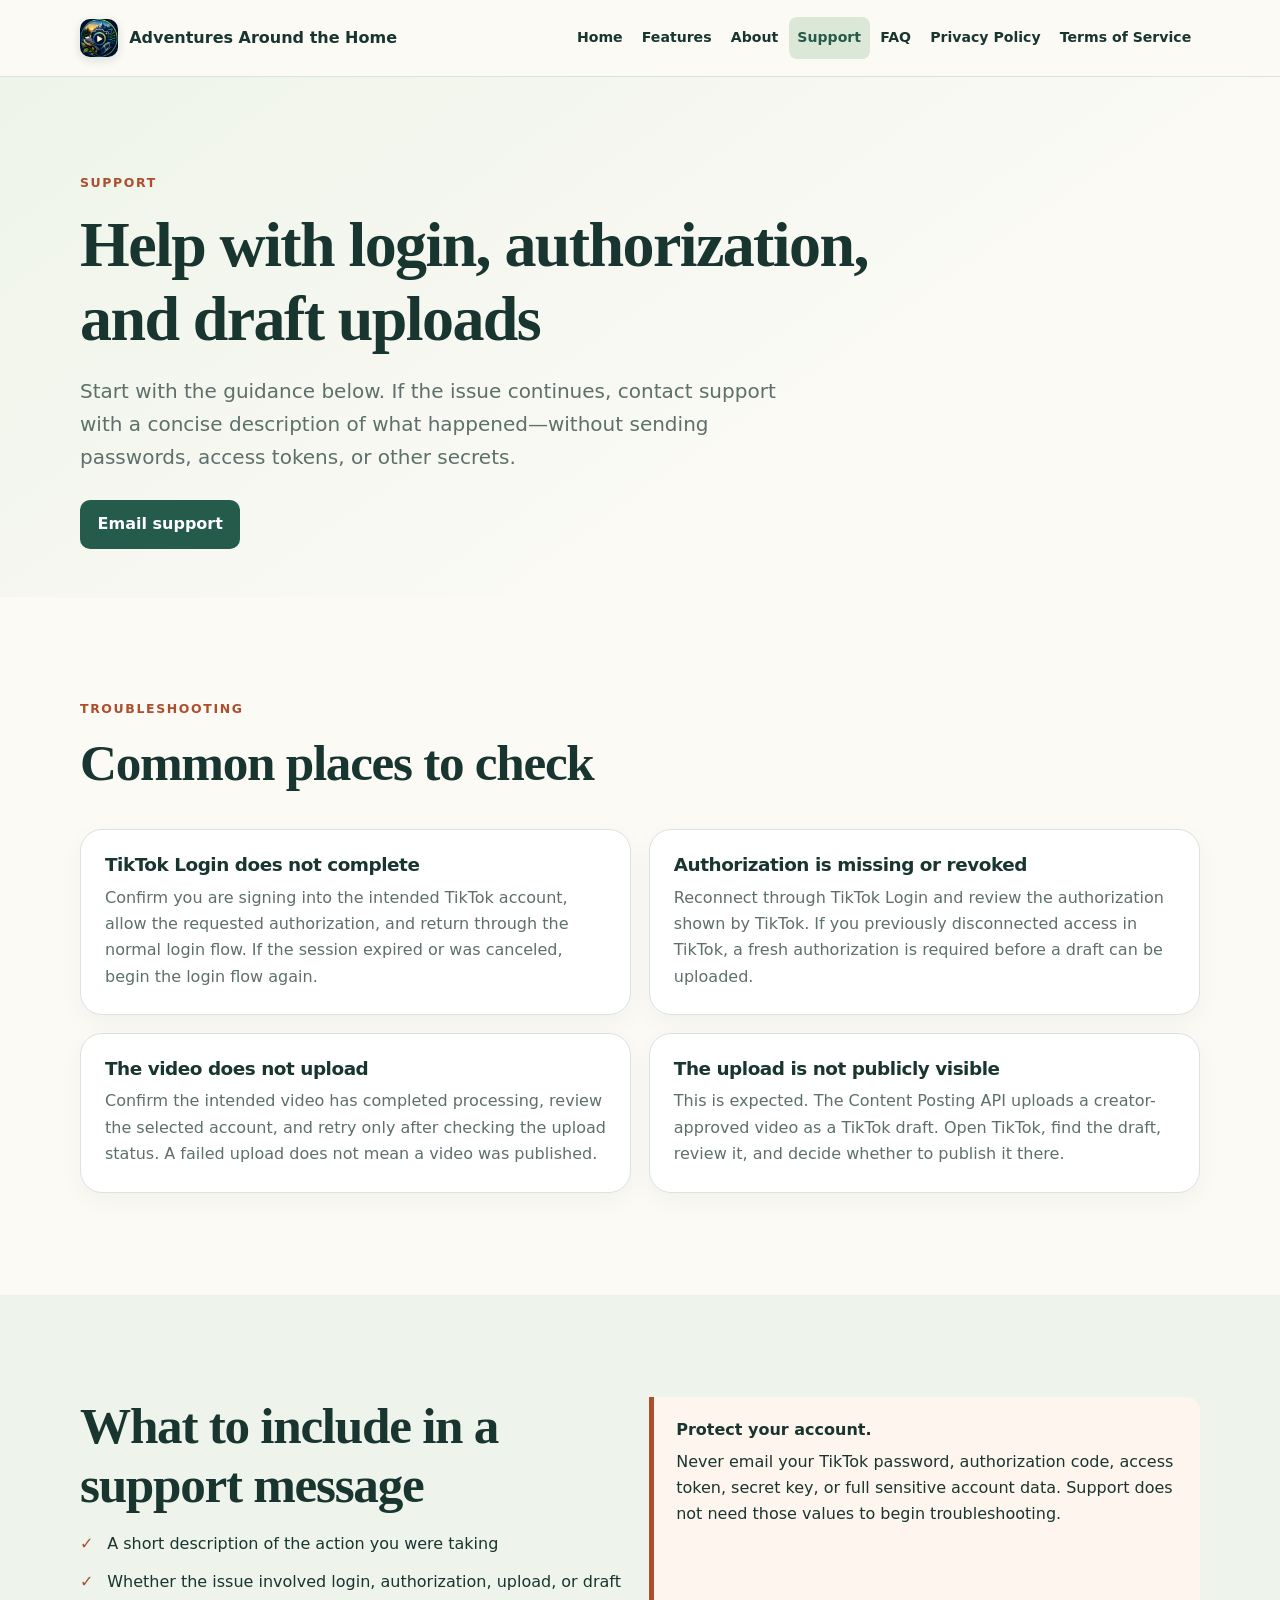
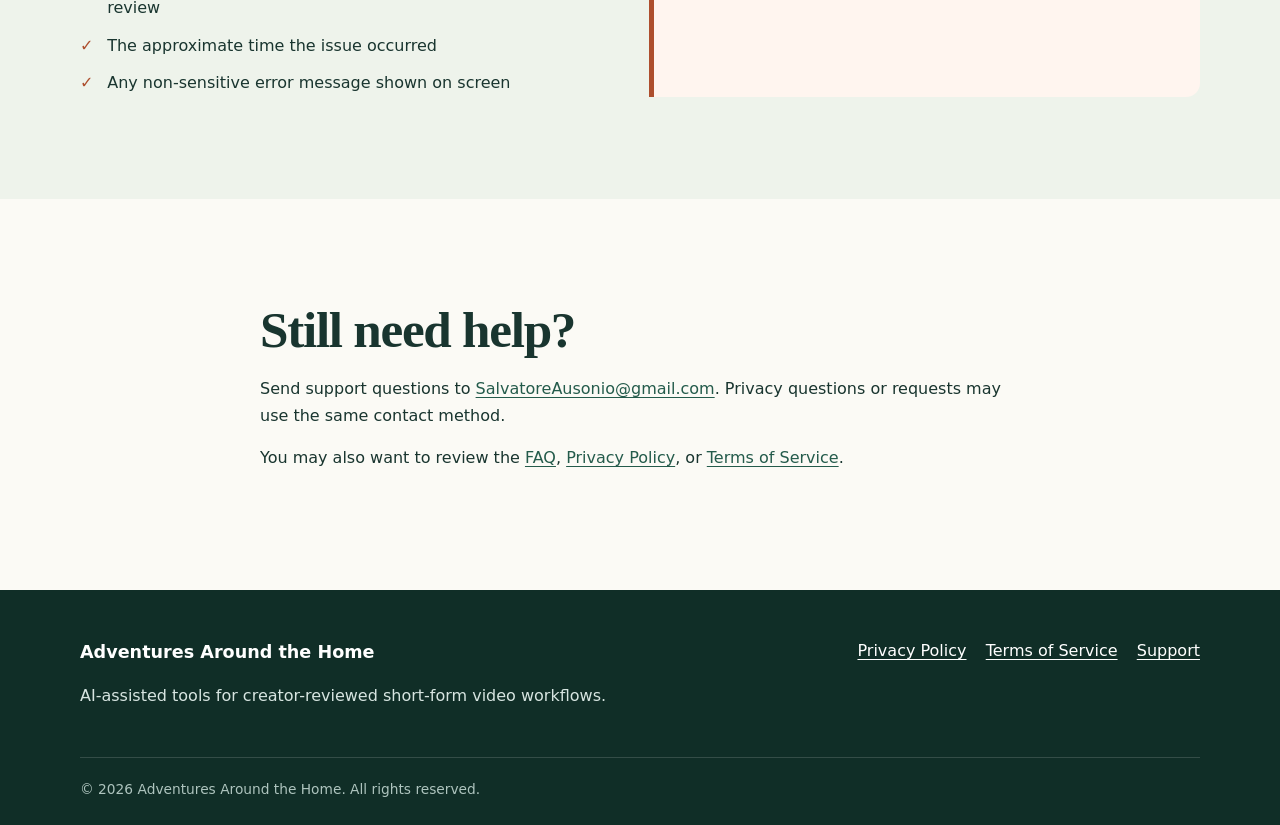
<file: support.html>
<!doctype html><html lang="en"><head><meta charset="utf-8"><meta name="viewport" content="width=device-width, initial-scale=1"><meta name="description" content="Support and troubleshooting for TikTok Login and draft uploads."><meta property="og:title" content="Adventures Around the Home"><meta property="og:description" content="Get help with authorization, upload, and TikTok draft behavior."><meta property="og:type" content="website"><meta property="og:image" content="https://sausonio.github.io/Adventures-around-the-home/assets/app-icon.png"><title>Adventures Around the Home</title><link rel="icon" type="image/png" href="assets/app-icon.png"><link rel="apple-touch-icon" href="assets/app-icon.png"><link rel="stylesheet" href="assets/styles.css"><script src="assets/site.js" defer></script></head><body>
<a class="skip-link" href="#main">Skip to main content</a><header class="site-header"><div class="container nav-wrap"><a class="brand" href="index.html"><img class="brand-mark" src="assets/app-icon.png" alt=""><span>Adventures Around the Home</span></a><button class="nav-toggle" type="button" aria-expanded="false" aria-controls="site-nav">Menu</button><nav class="site-nav" id="site-nav" aria-label="Primary"><a href="index.html">Home</a><a href="features.html">Features</a><a href="about.html">About</a><a href="support.html" aria-current="page">Support</a><a href="faq.html">FAQ</a><a href="privacy.html">Privacy Policy</a><a href="terms.html">Terms of Service</a></nav></div></header>
<main id="main"><section class="page-hero"><div class="container"><p class="eyebrow">Support</p><h1>Help with login, authorization, and draft uploads</h1><p class="lead">Start with the guidance below. If the issue continues, contact support with a concise description of what happened—without sending passwords, access tokens, or other secrets.</p><a class="button" href="mailto:SalvatoreAusonio@gmail.com">Email support</a></div></section>
<section class="section"><div class="container"><div class="section-head"><p class="eyebrow">Troubleshooting</p><h2>Common places to check</h2></div><div class="grid-2">
<article class="card"><h3>TikTok Login does not complete</h3><p>Confirm you are signing into the intended TikTok account, allow the requested authorization, and return through the normal login flow. If the session expired or was canceled, begin the login flow again.</p></article>
<article class="card"><h3>Authorization is missing or revoked</h3><p>Reconnect through TikTok Login and review the authorization shown by TikTok. If you previously disconnected access in TikTok, a fresh authorization is required before a draft can be uploaded.</p></article>
<article class="card"><h3>The video does not upload</h3><p>Confirm the intended video has completed processing, review the selected account, and retry only after checking the upload status. A failed upload does not mean a video was published.</p></article>
<article class="card"><h3>The upload is not publicly visible</h3><p>This is expected. The Content Posting API uploads a creator-approved video as a TikTok draft. Open TikTok, find the draft, review it, and decide whether to publish it there.</p></article>
</div></div></section>
<section class="section tint"><div class="container grid-2"><div><h2>What to include in a support message</h2><ul class="check-list"><li>A short description of the action you were taking</li><li>Whether the issue involved login, authorization, upload, or draft review</li><li>The approximate time the issue occurred</li><li>Any non-sensitive error message shown on screen</li></ul></div><div class="notice"><strong>Protect your account.</strong>Never email your TikTok password, authorization code, access token, secret key, or full sensitive account data. Support does not need those values to begin troubleshooting.</div></div></section>
<section class="section"><div class="narrow"><h2>Still need help?</h2><p>Send support questions to <a href="mailto:SalvatoreAusonio@gmail.com">SalvatoreAusonio@gmail.com</a>. Privacy questions or requests may use the same contact method.</p><p>You may also want to review the <a href="faq.html">FAQ</a>, <a href="privacy.html">Privacy Policy</a>, or <a href="terms.html">Terms of Service</a>.</p></div></section></main>
<footer class="site-footer"><div class="container"><div class="footer-grid"><div><p class="footer-brand">Adventures Around the Home</p><p>AI-assisted tools for creator-reviewed short-form video workflows.</p></div><nav class="footer-links" aria-label="Footer"><a href="privacy.html">Privacy Policy</a><a href="terms.html">Terms of Service</a><a href="support.html">Support</a></nav></div><p class="copyright">© 2026 Adventures Around the Home. All rights reserved.</p></div></footer></body></html>
</file>
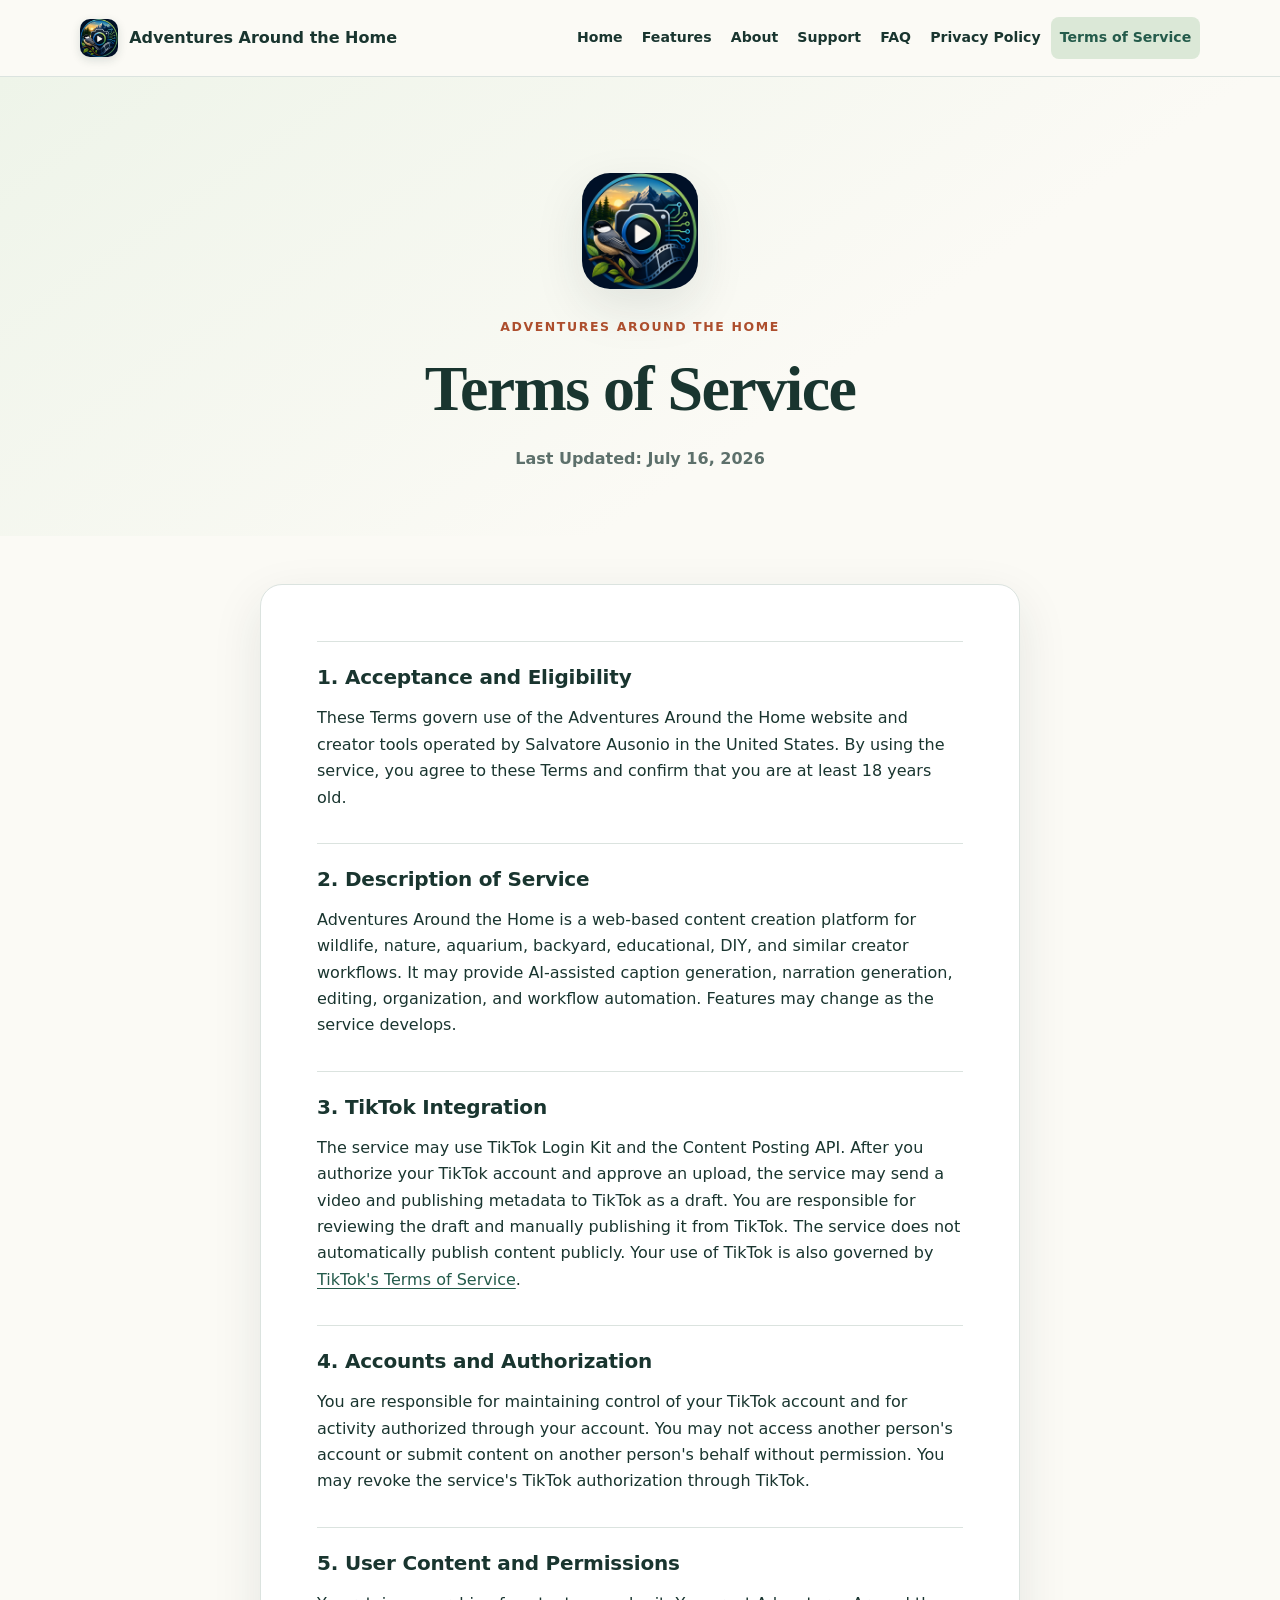
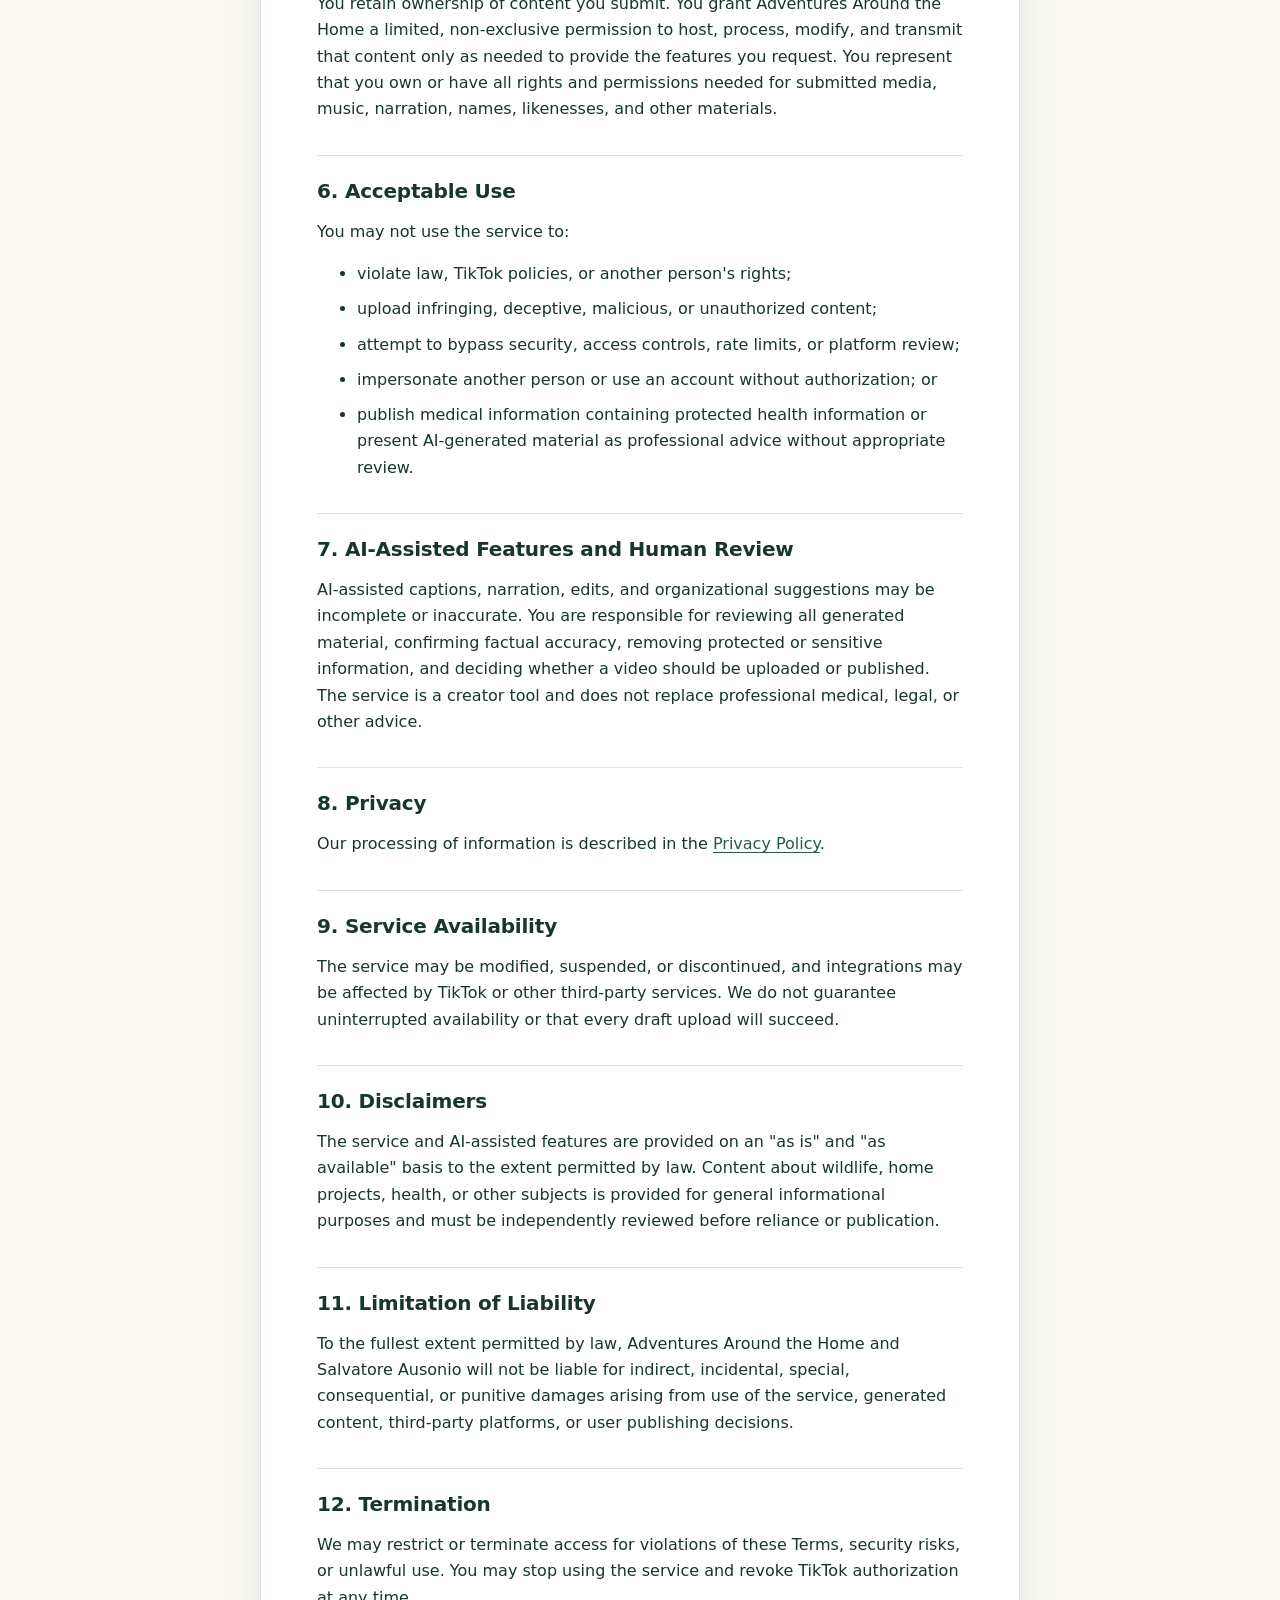
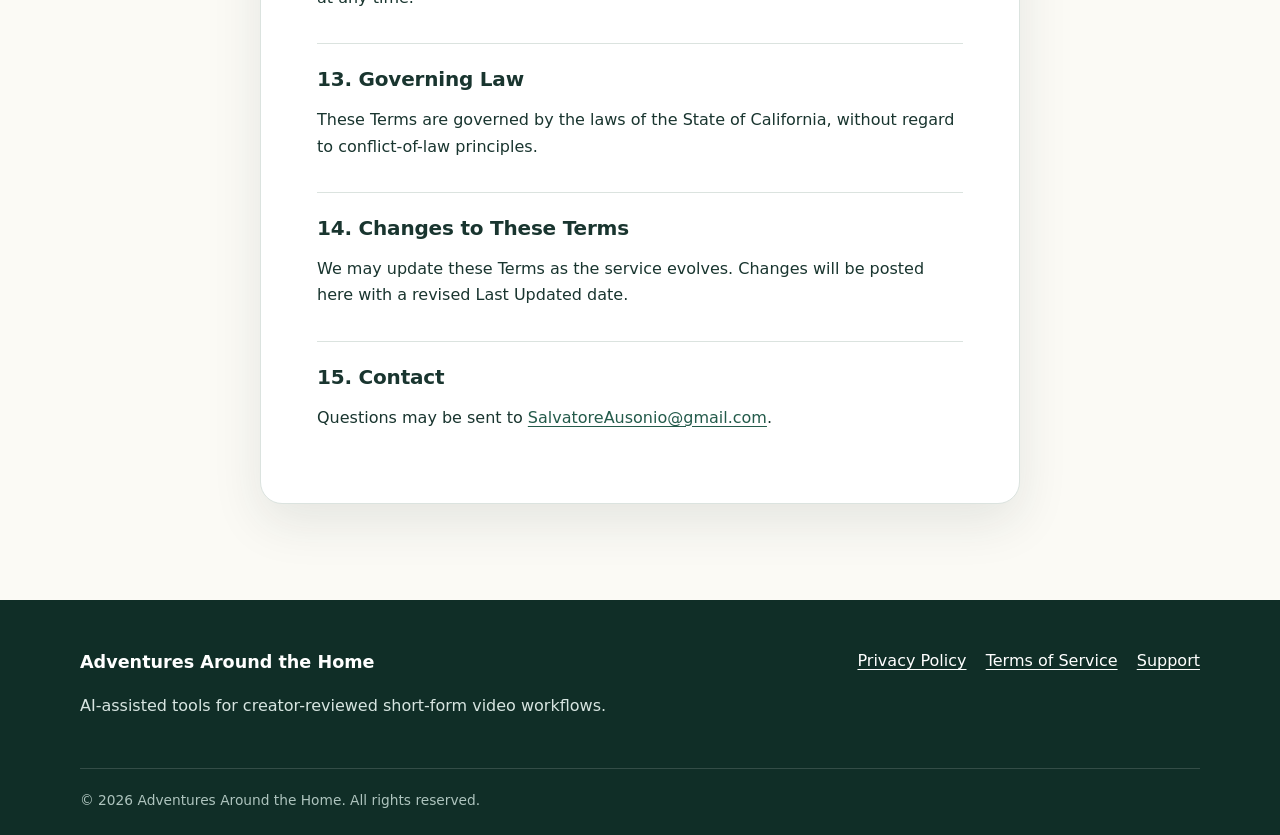
<file: terms.html>
<!doctype html><html lang="en"><head><meta charset="utf-8"><meta name="viewport" content="width=device-width, initial-scale=1"><meta name="description" content="Terms of Service for Adventures Around the Home."><meta property="og:title" content="Adventures Around the Home"><meta property="og:description" content="Terms of Service for Adventures Around the Home."><meta property="og:type" content="website"><meta property="og:url" content="https://sausonio.github.io/Adventures-around-the-home/terms.html"><meta property="og:image" content="https://sausonio.github.io/Adventures-around-the-home/assets/app-icon.png"><title>Adventures Around the Home</title><link rel="icon" type="image/png" href="assets/app-icon.png"><link rel="apple-touch-icon" href="assets/app-icon.png"><link rel="stylesheet" href="assets/styles.css"><script src="assets/site.js" defer></script></head><body>
<a class="skip-link" href="#main">Skip to main content</a><header class="site-header"><div class="container nav-wrap"><a class="brand" href="index.html"><img class="brand-mark" src="assets/app-icon.png" alt=""><span>Adventures Around the Home</span></a><button class="nav-toggle" type="button" aria-expanded="false" aria-controls="site-nav">Menu</button><nav class="site-nav" id="site-nav" aria-label="Primary"><a href="index.html">Home</a><a href="features.html">Features</a><a href="about.html">About</a><a href="support.html">Support</a><a href="faq.html">FAQ</a><a href="privacy.html">Privacy Policy</a><a href="terms.html" aria-current="page">Terms of Service</a></nav></div></header>
<main id="main"><section class="page-hero legal-hero"><div class="narrow"><img class="legal-icon" src="assets/app-icon.png" alt="Adventures Around the Home app icon"><p class="eyebrow">Adventures Around the Home</p><h1>Terms of Service</h1><p class="meta">Last Updated: July 16, 2026</p></div></section>
<section class="legal"><div class="narrow"><article>
<h2>1. Acceptance and Eligibility</h2><p>These Terms govern use of the Adventures Around the Home website and creator tools operated by Salvatore Ausonio in the United States. By using the service, you agree to these Terms and confirm that you are at least 18 years old.</p>
<h2>2. Description of Service</h2><p>Adventures Around the Home is a web-based content creation platform for wildlife, nature, aquarium, backyard, educational, DIY, and similar creator workflows. It may provide AI-assisted caption generation, narration generation, editing, organization, and workflow automation. Features may change as the service develops.</p>
<h2>3. TikTok Integration</h2><p>The service may use TikTok Login Kit and the Content Posting API. After you authorize your TikTok account and approve an upload, the service may send a video and publishing metadata to TikTok as a draft. You are responsible for reviewing the draft and manually publishing it from TikTok. The service does not automatically publish content publicly. Your use of TikTok is also governed by <a href="https://www.tiktok.com/legal/terms-of-service">TikTok's Terms of Service</a>.</p>
<h2>4. Accounts and Authorization</h2><p>You are responsible for maintaining control of your TikTok account and for activity authorized through your account. You may not access another person's account or submit content on another person's behalf without permission. You may revoke the service's TikTok authorization through TikTok.</p>
<h2>5. User Content and Permissions</h2><p>You retain ownership of content you submit. You grant Adventures Around the Home a limited, non-exclusive permission to host, process, modify, and transmit that content only as needed to provide the features you request. You represent that you own or have all rights and permissions needed for submitted media, music, narration, names, likenesses, and other materials.</p>
<h2>6. Acceptable Use</h2><p>You may not use the service to:</p><ul><li>violate law, TikTok policies, or another person's rights;</li><li>upload infringing, deceptive, malicious, or unauthorized content;</li><li>attempt to bypass security, access controls, rate limits, or platform review;</li><li>impersonate another person or use an account without authorization; or</li><li>publish medical information containing protected health information or present AI-generated material as professional advice without appropriate review.</li></ul>
<h2>7. AI-Assisted Features and Human Review</h2><p>AI-assisted captions, narration, edits, and organizational suggestions may be incomplete or inaccurate. You are responsible for reviewing all generated material, confirming factual accuracy, removing protected or sensitive information, and deciding whether a video should be uploaded or published. The service is a creator tool and does not replace professional medical, legal, or other advice.</p>
<h2>8. Privacy</h2><p>Our processing of information is described in the <a href="privacy.html">Privacy Policy</a>.</p>
<h2>9. Service Availability</h2><p>The service may be modified, suspended, or discontinued, and integrations may be affected by TikTok or other third-party services. We do not guarantee uninterrupted availability or that every draft upload will succeed.</p>
<h2>10. Disclaimers</h2><p>The service and AI-assisted features are provided on an "as is" and "as available" basis to the extent permitted by law. Content about wildlife, home projects, health, or other subjects is provided for general informational purposes and must be independently reviewed before reliance or publication.</p>
<h2>11. Limitation of Liability</h2><p>To the fullest extent permitted by law, Adventures Around the Home and Salvatore Ausonio will not be liable for indirect, incidental, special, consequential, or punitive damages arising from use of the service, generated content, third-party platforms, or user publishing decisions.</p>
<h2>12. Termination</h2><p>We may restrict or terminate access for violations of these Terms, security risks, or unlawful use. You may stop using the service and revoke TikTok authorization at any time.</p>
<h2>13. Governing Law</h2><p>These Terms are governed by the laws of the State of California, without regard to conflict-of-law principles.</p>
<h2>14. Changes to These Terms</h2><p>We may update these Terms as the service evolves. Changes will be posted here with a revised Last Updated date.</p>
<h2>15. Contact</h2><p>Questions may be sent to <a href="mailto:SalvatoreAusonio@gmail.com">SalvatoreAusonio@gmail.com</a>.</p>
</article></div></section></main>
<footer class="site-footer"><div class="container"><div class="footer-grid"><div><p class="footer-brand">Adventures Around the Home</p><p>AI-assisted tools for creator-reviewed short-form video workflows.</p></div><nav class="footer-links" aria-label="Footer"><a href="privacy.html">Privacy Policy</a><a href="terms.html">Terms of Service</a><a href="support.html">Support</a></nav></div><p class="copyright">© 2026 Adventures Around the Home. All rights reserved.</p></div></footer></body></html>
</file>
<file: assets/styles.css>
:root {
  --ink: #19352f;
  --muted: #5d706b;
  --forest: #245b4b;
  --forest-dark: #173f35;
  --leaf: #dbe8d7;
  --cream: #fbfaf5;
  --paper: #ffffff;
  --clay: #ad4e2d;
  --line: #dbe3df;
  --shadow: 0 18px 50px rgba(25, 53, 47, .1);
  --radius: 22px;
}

* { box-sizing: border-box; }
html { scroll-behavior: smooth; }
body {
  margin: 0;
  background: var(--cream);
  color: var(--ink);
  font-family: Inter, ui-sans-serif, system-ui, -apple-system, BlinkMacSystemFont, "Segoe UI", sans-serif;
  font-size: 16px;
  line-height: 1.65;
}
img { max-width: 100%; height: auto; }
a { color: var(--forest); text-underline-offset: .2em; }
a:hover { color: var(--clay); }
a:focus-visible, button:focus-visible, summary:focus-visible {
  outline: 3px solid var(--clay);
  outline-offset: 4px;
  border-radius: 4px;
}
.skip-link { position: absolute; left: -999px; top: 1rem; z-index: 100; background: var(--paper); padding: .75rem 1rem; }
.skip-link:focus { left: 1rem; }
.container { width: min(1120px, calc(100% - 2rem)); margin-inline: auto; }
.narrow { width: min(760px, calc(100% - 2rem)); margin-inline: auto; }

.site-header { position: sticky; top: 0; z-index: 20; background: rgba(251,250,245,.96); border-bottom: 1px solid var(--line); backdrop-filter: blur(14px); }
.nav-wrap { min-height: 76px; display: flex; align-items: center; gap: 1.25rem; }
.brand { display: inline-flex; align-items: center; gap: .7rem; color: var(--ink); font-weight: 800; text-decoration: none; line-height: 1.15; margin-right: auto; }
.brand-mark { width: 38px; height: 38px; object-fit: cover; border-radius: 10px; box-shadow: 0 3px 10px rgba(25,53,47,.15); }
.site-nav { display: flex; align-items: center; gap: .1rem; }
.site-nav a { color: var(--ink); font-size: .88rem; font-weight: 650; padding: .6rem .55rem; text-decoration: none; white-space: nowrap; }
.site-nav a:hover, .site-nav a[aria-current="page"] { color: var(--forest); background: var(--leaf); border-radius: 8px; }
.nav-toggle { display: none; border: 1px solid var(--line); background: var(--paper); color: var(--ink); border-radius: 10px; padding: .55rem .7rem; font: inherit; font-weight: 700; }

main { overflow: hidden; }
.hero { padding: clamp(4rem, 9vw, 7rem) 0; background: radial-gradient(circle at 80% 15%, #dfead7 0, transparent 28%), linear-gradient(145deg, #fbfaf5 35%, #eff4ea); }
.hero-grid { display: grid; grid-template-columns: 1.2fr .8fr; align-items: center; gap: clamp(2rem, 6vw, 5rem); }
.eyebrow { color: var(--clay); font-size: .78rem; font-weight: 850; letter-spacing: .13em; text-transform: uppercase; margin: 0 0 .9rem; }
h1, h2, h3 { line-height: 1.15; letter-spacing: -.025em; }
h1 { font-family: Georgia, "Times New Roman", serif; font-size: clamp(2.6rem, 6vw, 5rem); margin: 0 0 1.25rem; }
h2 { font-family: Georgia, "Times New Roman", serif; font-size: clamp(2rem, 4vw, 3.25rem); margin: 0 0 1rem; }
h3 { font-size: 1.15rem; margin: 0 0 .6rem; }
.lead { max-width: 700px; color: var(--muted); font-size: clamp(1.05rem, 2vw, 1.25rem); margin: 0 0 1.6rem; }
.hero-icon-wrap { position: relative; justify-self: center; }
.hero-icon { width: min(330px, 72vw); aspect-ratio: 1; object-fit: cover; border-radius: 30%; border: 12px solid rgba(255,255,255,.7); box-shadow: var(--shadow); }
.hero-note { position: absolute; right: -1.5rem; bottom: 1.25rem; max-width: 210px; background: var(--paper); padding: 1rem; border-radius: 14px; box-shadow: var(--shadow); font-size: .85rem; font-weight: 750; }
.actions { display: flex; flex-wrap: wrap; gap: .75rem; }
.button { display: inline-flex; align-items: center; justify-content: center; min-height: 48px; padding: .7rem 1.1rem; border-radius: 10px; background: var(--forest); color: #fff; font-weight: 750; text-decoration: none; }
.button:hover { background: var(--forest-dark); color: #fff; }
.button.secondary { color: var(--forest); background: transparent; border: 1px solid var(--forest); }
.button.secondary:hover { color: var(--forest-dark); background: var(--leaf); }

.section { padding: clamp(3.5rem, 8vw, 6.5rem) 0; }
.section.tint { background: #eef3eb; }
.section.dark { background: var(--forest-dark); color: #fff; }
.section.dark .lead, .section.dark p { color: #dce9e5; }
.section-head { max-width: 720px; margin-bottom: 2.25rem; }
.grid-2, .grid-3, .grid-4 { display: grid; gap: 1.1rem; }
.grid-2 { grid-template-columns: repeat(2, 1fr); }
.grid-3 { grid-template-columns: repeat(3, 1fr); }
.grid-4 { grid-template-columns: repeat(4, 1fr); }
.card { background: var(--paper); border: 1px solid var(--line); border-radius: var(--radius); padding: 1.5rem; box-shadow: 0 8px 24px rgba(25,53,47,.04); }
.card p { color: var(--muted); margin: 0; }
.number { display: grid; place-items: center; width: 2.2rem; height: 2.2rem; margin-bottom: 1rem; border-radius: 50%; background: var(--leaf); color: var(--forest-dark); font-weight: 850; }
.check-list { list-style: none; padding: 0; margin: 0; display: grid; gap: .7rem; }
.check-list li { position: relative; padding-left: 1.7rem; }
.check-list li::before { content: "✓"; position: absolute; left: 0; color: var(--clay); font-weight: 900; }
.notice { border-left: 5px solid var(--clay); background: #fff5ef; padding: 1.25rem 1.4rem; border-radius: 0 14px 14px 0; }
.notice strong { display: block; margin-bottom: .3rem; }
.page-hero { padding: clamp(3.5rem, 8vw, 6rem) 0 3rem; background: linear-gradient(145deg, #eef4e9, #fbfaf5 65%); }
.page-hero h1 { font-size: clamp(2.5rem, 5vw, 4rem); max-width: 850px; }
.legal-hero { text-align: center; }
.legal-icon { width: 116px; height: 116px; object-fit: cover; border-radius: 28px; box-shadow: var(--shadow); margin-bottom: 1.25rem; }
.legal { padding: 3rem 0 6rem; }
.legal article { background: var(--paper); border: 1px solid var(--line); padding: clamp(1.5rem, 5vw, 3.5rem); border-radius: var(--radius); box-shadow: var(--shadow); }
.legal h2 { font-family: inherit; font-size: 1.25rem; margin-top: 2rem; padding-top: 1.5rem; border-top: 1px solid var(--line); letter-spacing: -.01em; }
.legal h2:first-child { margin-top: 0; }
.legal li { margin-bottom: .55rem; }
.meta { color: var(--muted); font-weight: 650; }
details { background: var(--paper); border: 1px solid var(--line); border-radius: 14px; padding: 1rem 1.2rem; }
details + details { margin-top: .75rem; }
summary { cursor: pointer; color: var(--ink); font-weight: 800; }
details p { color: var(--muted); margin: .8rem 0 .25rem; }

.site-footer { background: #102e27; color: #d7e5e1; padding: 3rem 0 1.5rem; }
.footer-grid { display: grid; grid-template-columns: 1.4fr 1fr; gap: 2rem; padding-bottom: 2rem; }
.footer-brand { color: #fff; font-size: 1.1rem; font-weight: 850; margin: 0 0 .6rem; }
.footer-links { display: flex; flex-wrap: wrap; justify-content: flex-end; gap: .8rem 1.2rem; }
.site-footer a { color: #fff; }
.copyright { border-top: 1px solid rgba(255,255,255,.15); margin: 0; padding-top: 1.25rem; font-size: .86rem; color: #aec4be; }

@media (max-width: 920px) {
  .nav-toggle { display: inline-flex; }
  .site-nav { display: none; position: absolute; left: 1rem; right: 1rem; top: 68px; flex-direction: column; align-items: stretch; padding: .7rem; background: var(--paper); border: 1px solid var(--line); border-radius: 14px; box-shadow: var(--shadow); }
  .site-nav[data-open="true"] { display: flex; }
  .site-nav a { padding: .7rem; }
  .hero-grid { grid-template-columns: 1fr; }
  .hero-copy { text-align: center; }
  .hero-copy .lead { margin-inline: auto; }
  .actions { justify-content: center; }
  .hero-icon-wrap { grid-row: 1; }
  .grid-4 { grid-template-columns: repeat(2, 1fr); }
}
@media (max-width: 640px) {
  .brand { font-size: .86rem; max-width: 220px; }
  .brand-mark { width: 34px; height: 34px; }
  .hero-note { right: -.5rem; }
  .grid-2, .grid-3, .grid-4, .footer-grid { grid-template-columns: 1fr; }
  .footer-links { justify-content: flex-start; }
  h1 { overflow-wrap: anywhere; }
}
@media (prefers-reduced-motion: reduce) { html { scroll-behavior: auto; } }
</file>
